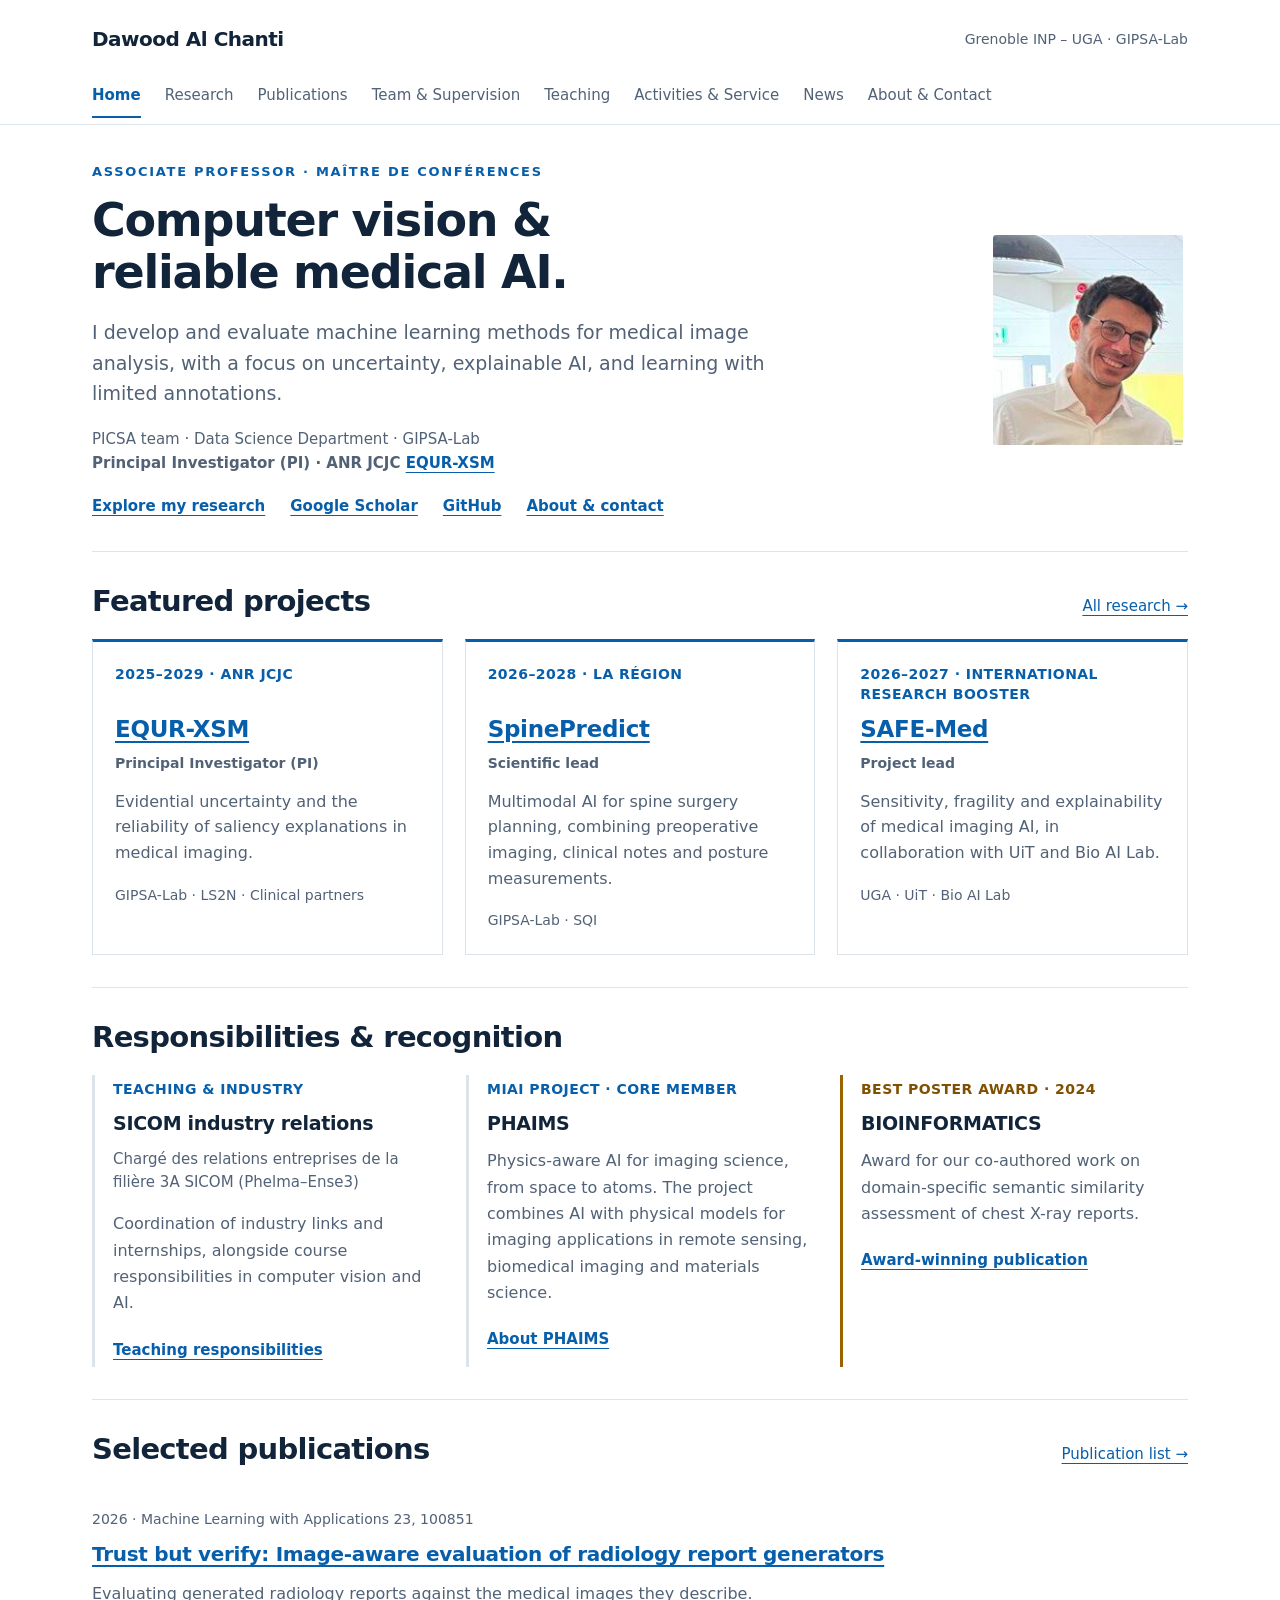
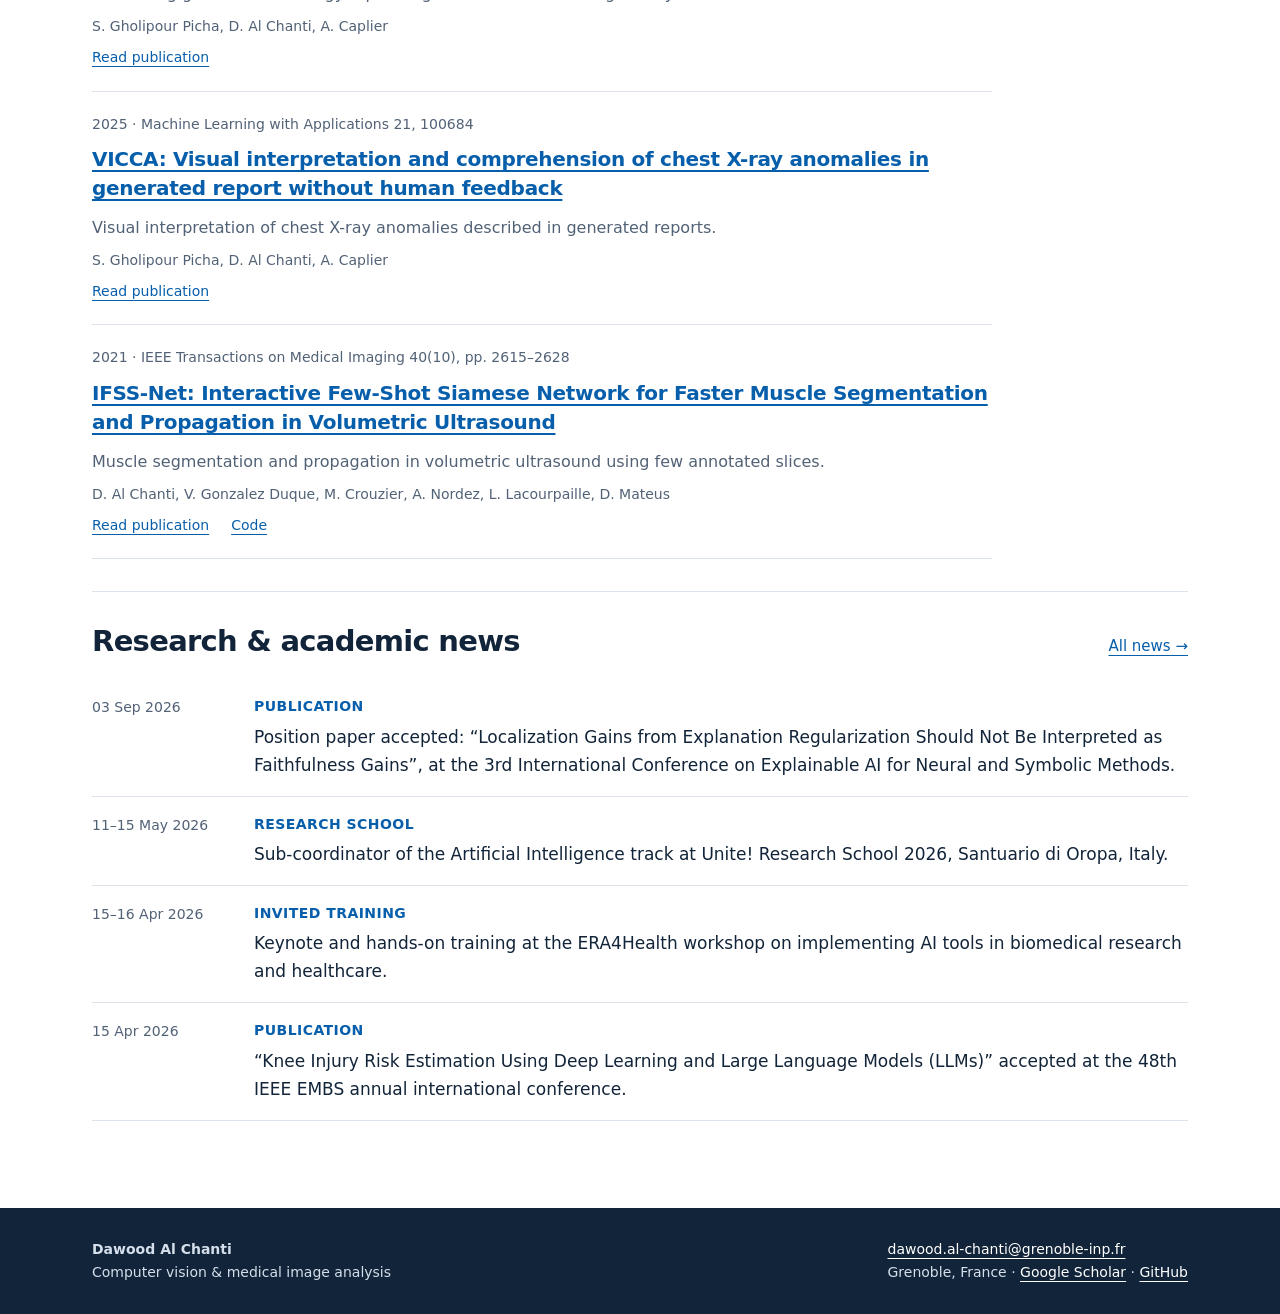
<file: index.html>
<!doctype html><html lang="en"><head><meta charset="utf-8"><meta name="viewport" content="width=device-width,initial-scale=1"><title>Computer vision &amp; medical imaging | Dawood Al Chanti</title><meta name="description" content="Dawood Al Chanti, Associate Professor at Grenoble INP – Phelma and GIPSA-Lab. Research in medical imaging, uncertainty quantification and explainable AI."><meta name="theme-color" content="#122439"><link rel="stylesheet" href="assets/style.css?v=20260910-3"><script type="application/ld+json">{"@context": "https://schema.org", "@type": "Person", "name": "Dawood Al Chanti", "jobTitle": "Associate Professor", "affiliation": {"@type": "Organization", "name": "Grenoble INP \u2013 Phelma / GIPSA-Lab"}, "sameAs": ["https://scholar.google.fr/citations?user=osXo54QAAAAJ&hl=en", "https://github.com/DawoodChanti"]}</script><link rel="canonical" href="https://dawoodchanti.github.io/"></head><body><a class="skip" href="#main">Skip to content</a><header><div class="wrap mast"><a class="brand" href="index.html">Dawood Al Chanti</a><span class="affiliation">Grenoble INP – UGA · GIPSA-Lab</span></div><nav class="wrap main-nav" aria-label="Main navigation"><a href="index.html" aria-current="page">Home</a><a href="research.html">Research</a><a href="publications.html">Publications</a><a href="people.html">Team &amp; Supervision</a><a href="teaching.html">Teaching</a><a href="service.html">Activities &amp; Service</a><a href="news.html">News</a><a href="about.html">About & Contact</a></nav></header><main tabindex="-1" id="main" class="wrap"><section class="hero"><div><p class="eyebrow">Associate Professor · Maître de conférences</p><h1>Computer vision &<br>reliable medical AI.</h1><p class="lead">I develop and evaluate machine learning methods for medical image analysis, with a focus on uncertainty, explainable AI, and learning with limited annotations.</p><p class="hero-affiliation">PICSA team · Data Science Department · GIPSA-Lab<br><strong>Principal Investigator (PI) · ANR JCJC <a href="https://dawoodchanti.github.io/anr-jcjc-equr-xsm/index.html">EQUR-XSM</a></strong></p><div class="links"><a href="research.html">Explore my research</a><a href="https://scholar.google.fr/citations?user=osXo54QAAAAJ&amp;hl=en">Google Scholar</a><a href="https://github.com/DawoodChanti">GitHub</a><a href="about.html">About & contact</a></div></div><img class="portrait" src="assets/portrait.jpg" alt="Dawood Al Chanti" width="210" height="250"></section><section class="section"><div class="section-head"><h2>Featured projects</h2><a href="research.html">All research →</a></div><div class="grid"><article class="card"><span class="tag">2025–2029 · ANR JCJC</span><h3><a href="https://dawoodchanti.github.io/anr-jcjc-equr-xsm/index.html">EQUR-XSM</a></h3><span class="role-label">Principal Investigator (PI)</span><p>Evidential uncertainty and the reliability of saliency explanations in medical imaging.</p><div class="meta">GIPSA-Lab · LS2N · Clinical partners</div></article><article class="card"><span class="tag">2026–2028 · La Région</span><h3><a href="research.html#spinepredict">SpinePredict</a></h3><span class="role-label">Scientific lead</span><p>Multimodal AI for spine surgery planning, combining preoperative imaging, clinical notes and posture measurements.</p><div class="meta">GIPSA-Lab · SQI</div></article><article class="card"><span class="tag">2026–2027 · International Research Booster</span><h3><a href="research.html#safe-med">SAFE-Med</a></h3><span class="role-label">Project lead</span><p>Sensitivity, fragility and explainability of medical imaging AI, in collaboration with UiT and Bio AI Lab.</p><div class="meta">UGA · UiT · Bio AI Lab</div></article></div></section><section class="section" id="highlights"><div class="section-head"><h2>Responsibilities & recognition</h2></div><div class="highlights"><article><span class="tag">Teaching & industry</span><h3>SICOM industry relations</h3><p lang="fr">Chargé des relations entreprises de la filière 3A SICOM (Phelma–Ense3)</p><p>Coordination of industry links and internships, alongside course responsibilities in computer vision and AI.</p><a href="teaching.html#responsibilities">Teaching responsibilities</a></article><article><span class="tag">MIAI project · Core member</span><h3>PHAIMS</h3><p>Physics-aware AI for imaging science, from space to atoms. The project combines AI with physical models for imaging applications in remote sensing, biomedical imaging and materials science.</p><a href="research.html#phaims">About PHAIMS</a></article><article class="recognition"><span class="tag">Best Poster Award · 2024</span><h3>BIOINFORMATICS</h3><p>Award for our co-authored work on domain-specific semantic similarity assessment of chest X-ray reports.</p><a href="publications.html#year-2024">Award-winning publication</a></article></div></section><section class="section"><div class="section-head"><h2>Selected publications</h2><a href="publications.html">Publication list →</a></div><article class="publication"><span class="pub-meta">2026 · Machine Learning with Applications 23, 100851</span><h3><a href="https://doi.org/10.1016/j.mlwa.2026.100851">Trust but verify: Image-aware evaluation of radiology report generators</a></h3><p class="contribution">Evaluating generated radiology reports against the medical images they describe.</p><p class="meta">S. Gholipour Picha, D. Al Chanti, A. Caplier</p><div class="pub-links"><a href="https://doi.org/10.1016/j.mlwa.2026.100851" aria-label="Read Trust but verify: Image-aware evaluation of radiology report generators">Read publication</a></div></article><article class="publication"><span class="pub-meta">2025 · Machine Learning with Applications 21, 100684</span><h3><a href="https://doi.org/10.1016/j.mlwa.2025.100684">VICCA: Visual interpretation and comprehension of chest X-ray anomalies in generated report without human feedback</a></h3><p class="contribution">Visual interpretation of chest X-ray anomalies described in generated reports.</p><p class="meta">S. Gholipour Picha, D. Al Chanti, A. Caplier</p><div class="pub-links"><a href="https://doi.org/10.1016/j.mlwa.2025.100684" aria-label="Read VICCA: Visual interpretation and comprehension of chest X-ray anomalies in generated report without human feedback">Read publication</a></div></article><article class="publication"><span class="pub-meta">2021 · IEEE Transactions on Medical Imaging 40(10), pp. 2615–2628</span><h3><a href="https://doi.org/10.1109/TMI.2021.3058303">IFSS-Net: Interactive Few-Shot Siamese Network for Faster Muscle Segmentation and Propagation in Volumetric Ultrasound</a></h3><p class="contribution">Muscle segmentation and propagation in volumetric ultrasound using few annotated slices.</p><p class="meta">D. Al Chanti, V. Gonzalez Duque, M. Crouzier, A. Nordez, L. Lacourpaille, D. Mateus</p><div class="pub-links"><a href="https://doi.org/10.1109/TMI.2021.3058303" aria-label="Read IFSS-Net: Interactive Few-Shot Siamese Network for Faster Muscle Segmentation and Propagation in Volumetric Ultrasound">Read publication</a><a href="https://github.com/DawoodChanti/IFSS-Net">Code</a></div></article></section><section class="section" id="news"><div class="section-head"><h2>Research & academic news</h2><a href="news.html">All news →</a></div><article class="news-row"><time datetime="2026-09-03">03 Sep 2026</time><div><span class="tag">Publication</span><p>Position paper accepted: “Localization Gains from Explanation Regularization Should Not Be Interpreted as Faithfulness Gains”, at the 3rd International Conference on Explainable AI for Neural and Symbolic Methods.</p></div></article><article class="news-row"><time datetime="2026-05-11">11–15 May 2026</time><div><span class="tag">Research school</span><p>Sub-coordinator of the Artificial Intelligence track at Unite! Research School 2026, Santuario di Oropa, Italy.</p></div></article><article class="news-row"><time datetime="2026-04-15">15–16 Apr 2026</time><div><span class="tag">Invited training</span><p>Keynote and hands-on training at the ERA4Health workshop on implementing AI tools in biomedical research and healthcare.</p></div></article><article class="news-row"><time datetime="2026-04-15">15 Apr 2026</time><div><span class="tag">Publication</span><p>“Knee Injury Risk Estimation Using Deep Learning and Large Language Models (LLMs)” accepted at the 48th IEEE EMBS annual international conference.</p></div></article></section></main><footer><div class="wrap footer-inner"><div><strong>Dawood Al Chanti</strong><br>Computer vision & medical image analysis</div><div><a href="mailto:dawood.al-chanti@grenoble-inp.fr">dawood.al-chanti@grenoble-inp.fr</a><br>Grenoble, France · <a href="https://scholar.google.fr/citations?user=osXo54QAAAAJ&amp;hl=en">Google Scholar</a> · <a href="https://github.com/DawoodChanti">GitHub</a></div></div></footer></body></html>
</file>
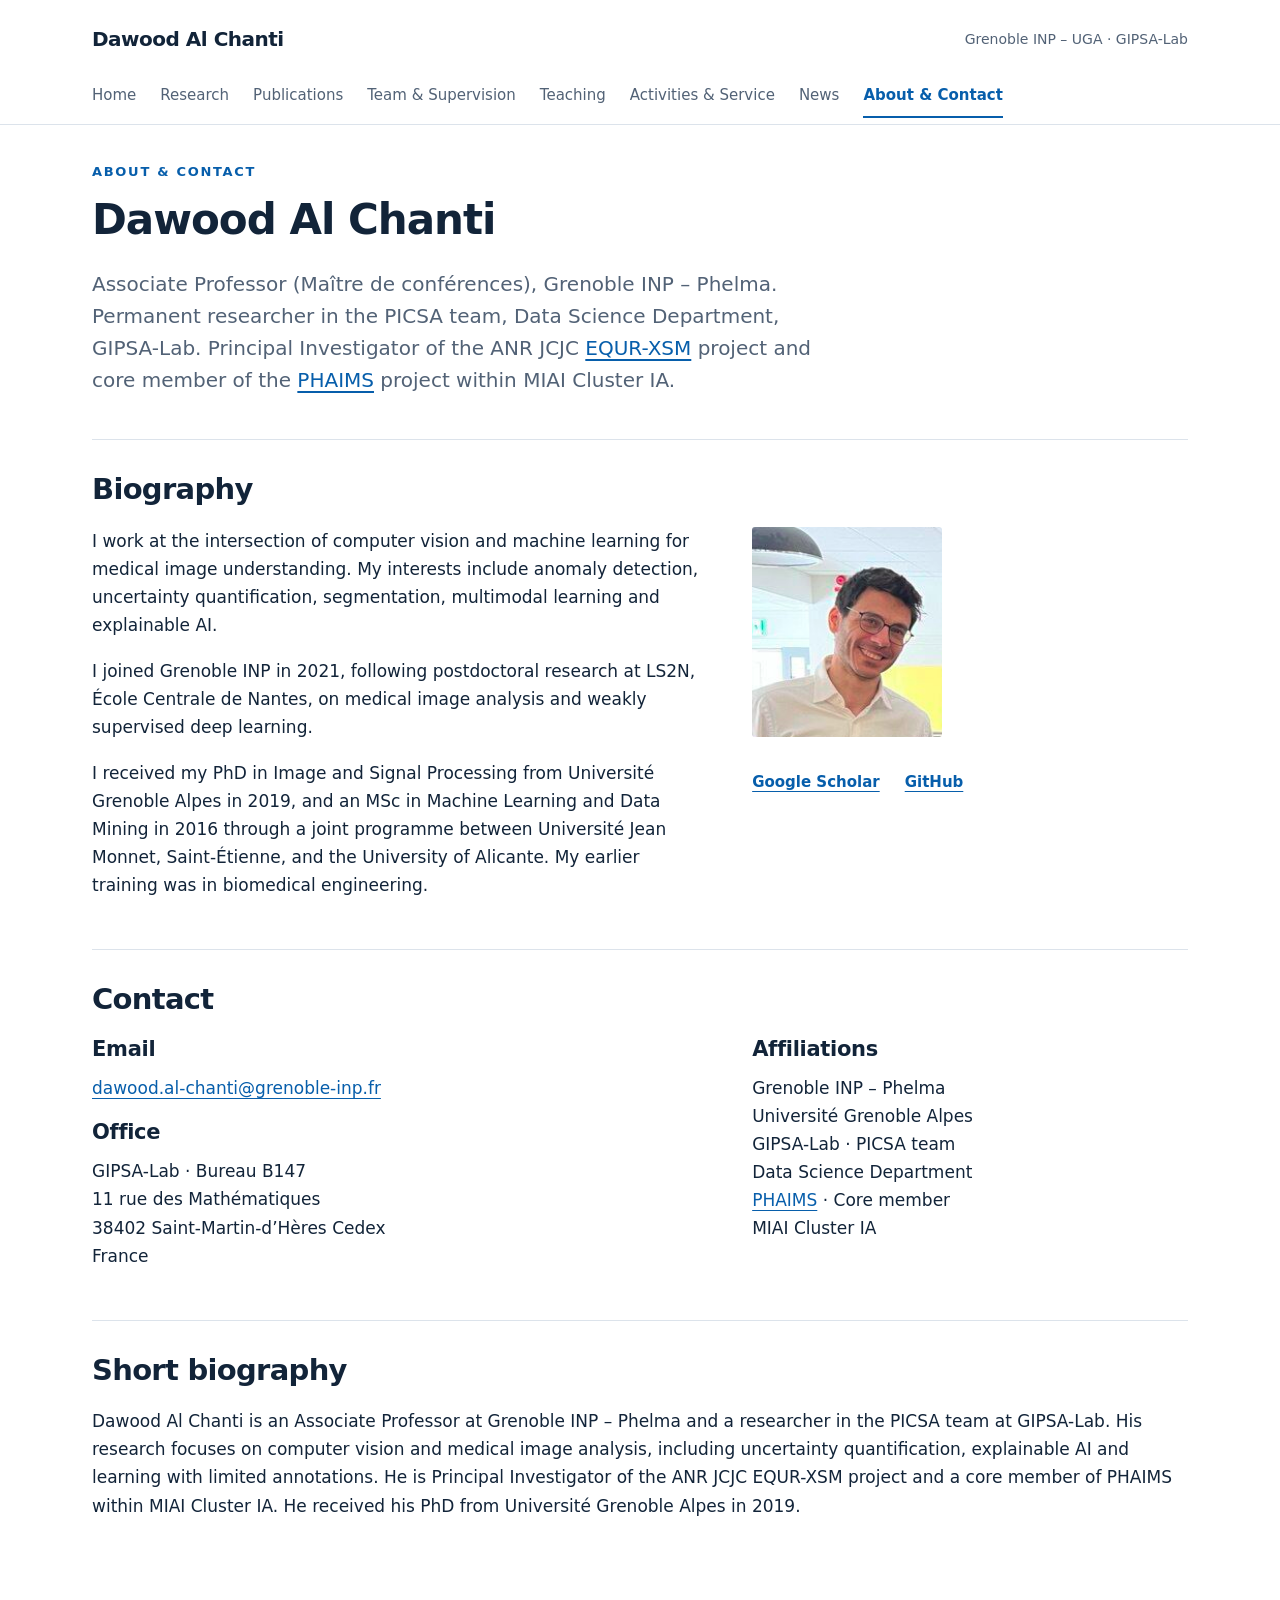
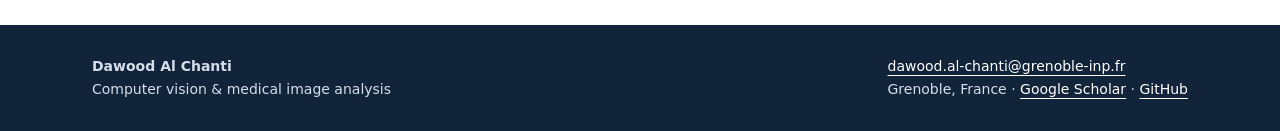
<file: about.html>
<!doctype html><html lang="en"><head><meta charset="utf-8"><meta name="viewport" content="width=device-width,initial-scale=1"><title>About &amp; contact | Dawood Al Chanti</title><meta name="description" content="Biography and professional contact information for Dawood Al Chanti, Associate Professor at Grenoble INP – Phelma."><meta name="theme-color" content="#122439"><link rel="stylesheet" href="assets/style.css?v=20260910-3"><script type="application/ld+json">{"@context": "https://schema.org", "@type": "Person", "name": "Dawood Al Chanti", "jobTitle": "Associate Professor", "affiliation": {"@type": "Organization", "name": "Grenoble INP \u2013 Phelma / GIPSA-Lab"}, "sameAs": ["https://scholar.google.fr/citations?user=osXo54QAAAAJ&hl=en", "https://github.com/DawoodChanti"]}</script><link rel="canonical" href="https://dawoodchanti.github.io/about.html"></head><body><a class="skip" href="#main">Skip to content</a><header><div class="wrap mast"><a class="brand" href="index.html">Dawood Al Chanti</a><span class="affiliation">Grenoble INP – UGA · GIPSA-Lab</span></div><nav class="wrap main-nav" aria-label="Main navigation"><a href="index.html">Home</a><a href="research.html">Research</a><a href="publications.html">Publications</a><a href="people.html">Team &amp; Supervision</a><a href="teaching.html">Teaching</a><a href="service.html">Activities &amp; Service</a><a href="news.html">News</a><a href="about.html" aria-current="page">About & Contact</a></nav></header><main tabindex="-1" id="main" class="wrap"><div class="page-head"><p class="eyebrow">About & contact</p><h1>Dawood Al Chanti</h1><p class="lead">Associate Professor (Maître de conférences), Grenoble INP – Phelma. Permanent researcher in the PICSA team, Data Science Department, GIPSA-Lab. Principal Investigator of the ANR JCJC <a href="https://dawoodchanti.github.io/anr-jcjc-equr-xsm/index.html">EQUR-XSM</a> project and core member of the <a href="https://miai-cluster.univ-grenoble-alpes.fr/chairs-/phaims-physics-aware-ai-for-imaging-science-from-space-to-atoms-1641665.kjsp?RH=1697728359000">PHAIMS</a> project within MIAI Cluster IA.</p></div><section class="section"><div class="section-head"><h2>Biography</h2></div><div class="two-col"><div><p>I work at the intersection of computer vision and machine learning for medical image understanding. My interests include anomaly detection, uncertainty quantification, segmentation, multimodal learning and explainable AI.</p><p>I joined Grenoble INP in 2021, following postdoctoral research at LS2N, École Centrale de Nantes, on medical image analysis and weakly supervised deep learning.</p><p>I received my PhD in Image and Signal Processing from Université Grenoble Alpes in 2019, and an MSc in Machine Learning and Data Mining in 2016 through a joint programme between Université Jean Monnet, Saint-Étienne, and the University of Alicante. My earlier training was in biomedical engineering.</p></div><div><img class="portrait" src="assets/portrait.jpg" alt="Dawood Al Chanti" width="210" height="250"><div class="links"><a href="https://scholar.google.fr/citations?user=osXo54QAAAAJ&amp;hl=en">Google Scholar</a><a href="https://github.com/DawoodChanti">GitHub</a></div></div></div></section><section class="section"><div class="section-head"><h2>Contact</h2></div><div class="two-col"><div><h3>Email</h3><p><a href="mailto:dawood.al-chanti@grenoble-inp.fr">dawood.al-chanti@grenoble-inp.fr</a></p><h3>Office</h3><p>GIPSA-Lab · Bureau B147<br>11 rue des Mathématiques<br>38402 Saint-Martin-d’Hères Cedex<br>France</p></div><div><h3>Affiliations</h3><p>Grenoble INP – Phelma<br>Université Grenoble Alpes<br>GIPSA-Lab · PICSA team<br>Data Science Department<br><a href="https://miai-cluster.univ-grenoble-alpes.fr/chairs-/phaims-physics-aware-ai-for-imaging-science-from-space-to-atoms-1641665.kjsp?RH=1697728359000">PHAIMS</a> · Core member<br>MIAI Cluster IA</p></div></div></section><section class="section" id="short-bio"><div class="section-head"><h2>Short biography</h2></div><p>Dawood Al Chanti is an Associate Professor at Grenoble INP – Phelma and a researcher in the PICSA team at GIPSA-Lab. His research focuses on computer vision and medical image analysis, including uncertainty quantification, explainable AI and learning with limited annotations. He is Principal Investigator of the ANR JCJC EQUR-XSM project and a core member of PHAIMS within MIAI Cluster IA. He received his PhD from Université Grenoble Alpes in 2019.</p></section></main><footer><div class="wrap footer-inner"><div><strong>Dawood Al Chanti</strong><br>Computer vision & medical image analysis</div><div><a href="mailto:dawood.al-chanti@grenoble-inp.fr">dawood.al-chanti@grenoble-inp.fr</a><br>Grenoble, France · <a href="https://scholar.google.fr/citations?user=osXo54QAAAAJ&amp;hl=en">Google Scholar</a> · <a href="https://github.com/DawoodChanti">GitHub</a></div></div></footer></body></html>
</file>
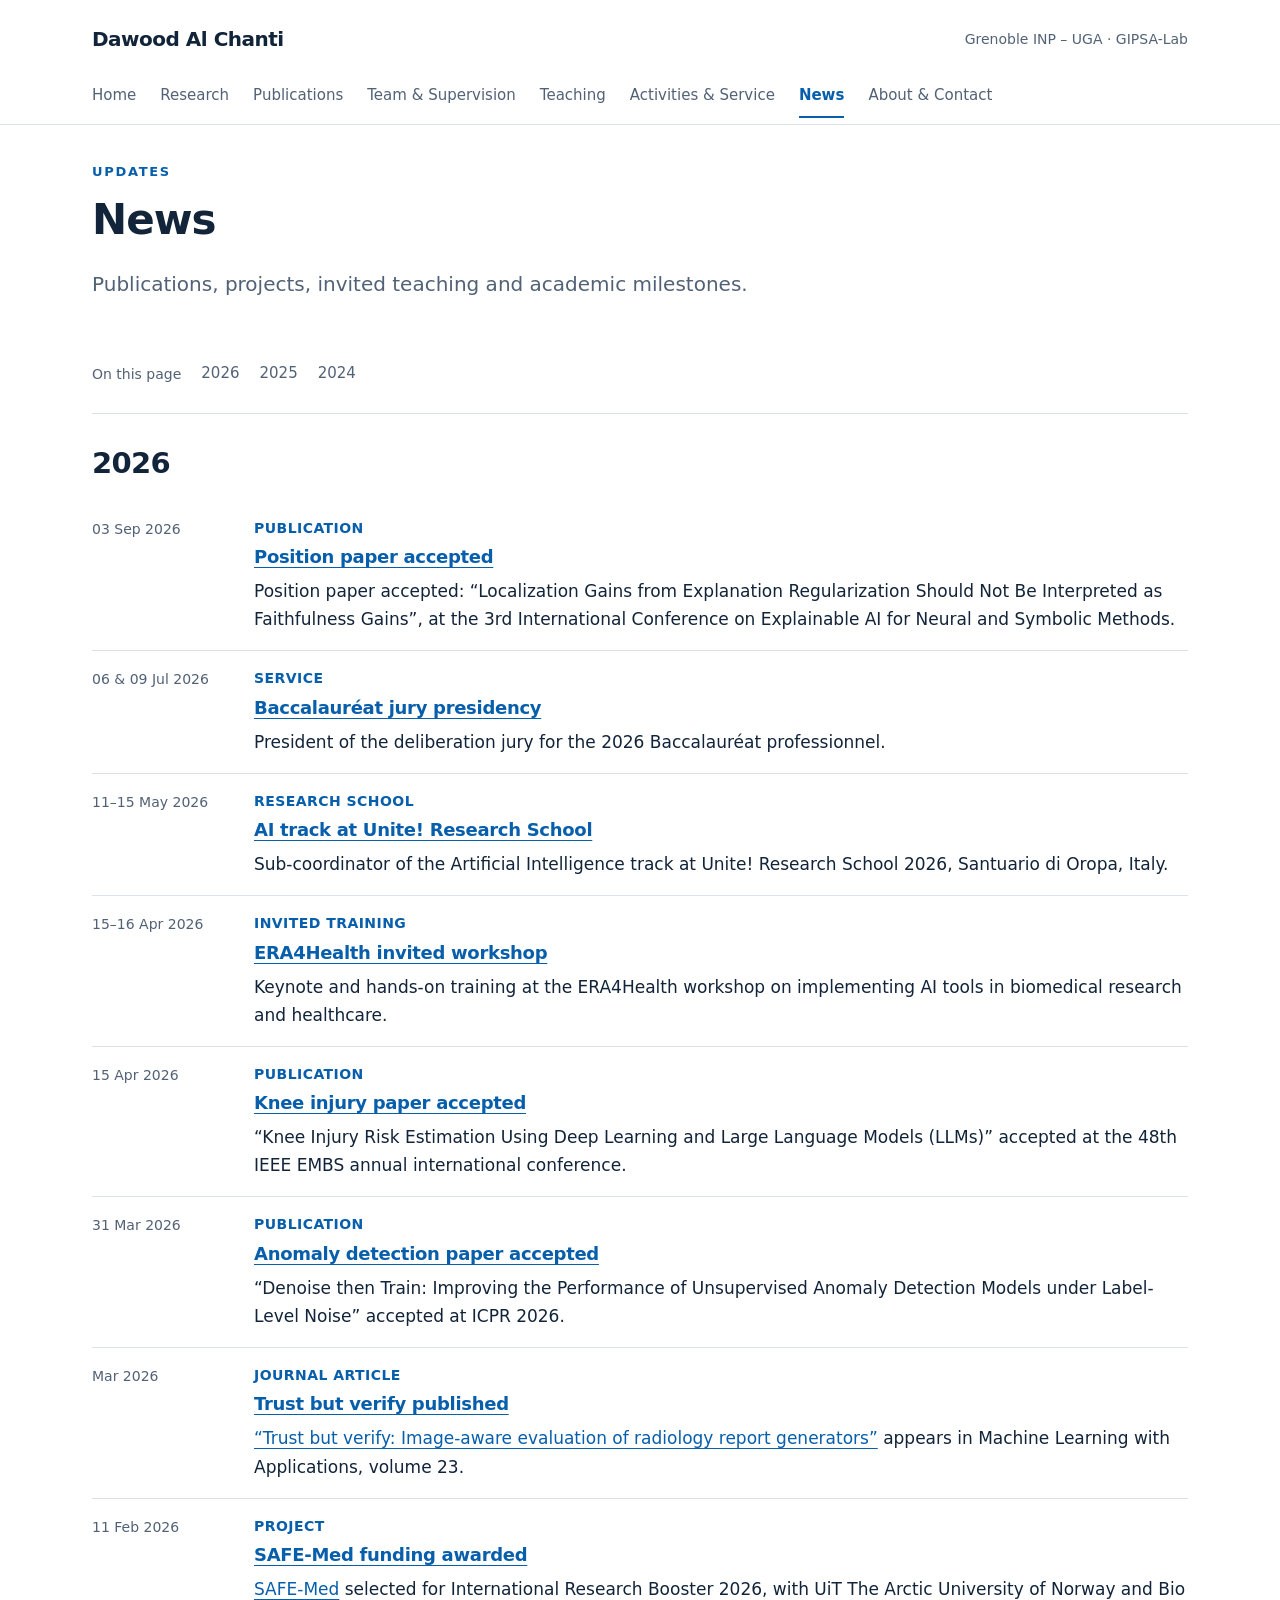
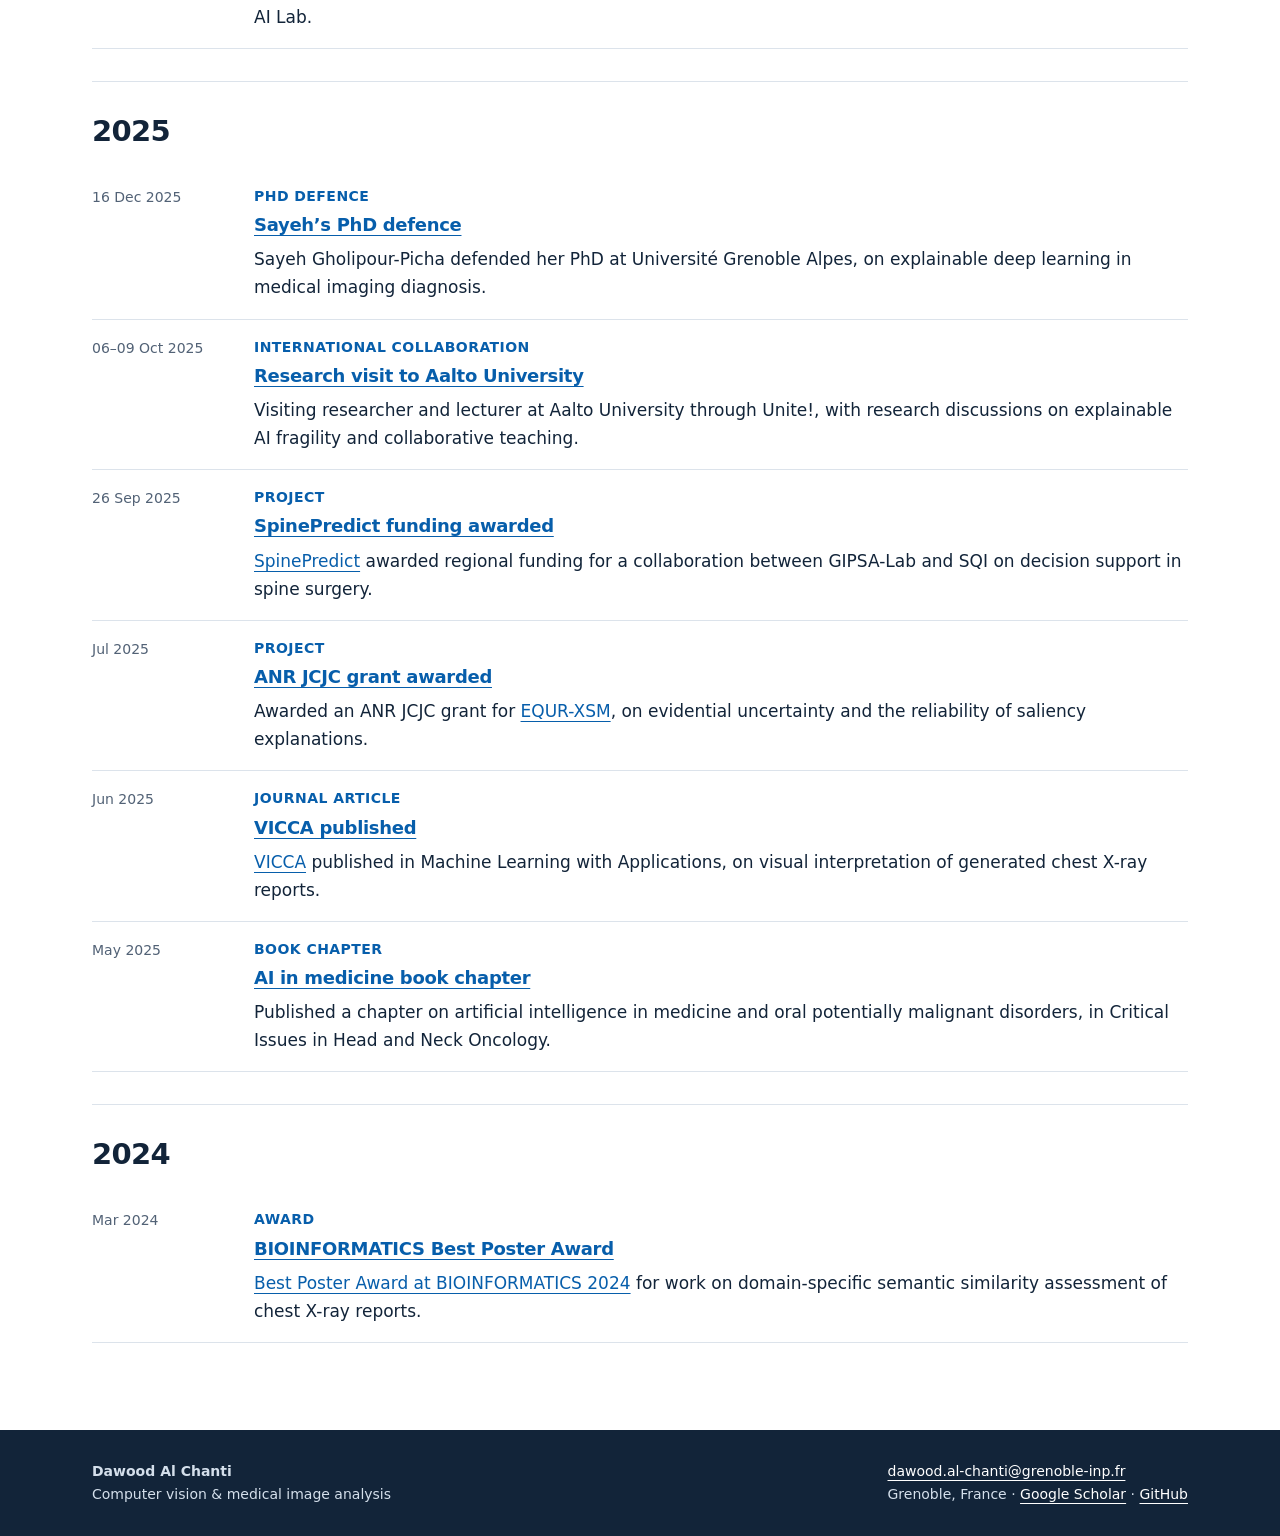
<file: news.html>
<!doctype html><html lang="en"><head><meta charset="utf-8"><meta name="viewport" content="width=device-width,initial-scale=1"><title>News | Dawood Al Chanti</title><meta name="description" content="Recent news and an archive of research and academic activities from Dawood Al Chanti."><meta name="theme-color" content="#122439"><link rel="stylesheet" href="assets/style.css?v=20260910-3"><script type="application/ld+json">{"@context": "https://schema.org", "@type": "Person", "name": "Dawood Al Chanti", "jobTitle": "Associate Professor", "affiliation": {"@type": "Organization", "name": "Grenoble INP \u2013 Phelma / GIPSA-Lab"}, "sameAs": ["https://scholar.google.fr/citations?user=osXo54QAAAAJ&hl=en", "https://github.com/DawoodChanti"]}</script><link rel="canonical" href="https://dawoodchanti.github.io/news.html"></head><body><a class="skip" href="#main">Skip to content</a><header><div class="wrap mast"><a class="brand" href="index.html">Dawood Al Chanti</a><span class="affiliation">Grenoble INP – UGA · GIPSA-Lab</span></div><nav class="wrap main-nav" aria-label="Main navigation"><a href="index.html">Home</a><a href="research.html">Research</a><a href="publications.html">Publications</a><a href="people.html">Team &amp; Supervision</a><a href="teaching.html">Teaching</a><a href="service.html">Activities &amp; Service</a><a href="news.html" aria-current="page">News</a><a href="about.html">About & Contact</a></nav></header><main tabindex="-1" id="main" class="wrap"><div class="page-head"><p class="eyebrow">Updates</p><h1>News</h1><p class="lead">Publications, projects, invited teaching and academic milestones.</p></div><nav class="page-nav" aria-label="On this page"><span>On this page</span><a href="#year-2026">2026</a><a href="#year-2025">2025</a><a href="#year-2024">2024</a></nav><section class="section" id="year-2026"><div class="section-head"><h2>2026</h2></div><article class="news-row"><time datetime="2026-09-03">03 Sep 2026</time><div><span class="tag">Publication</span><h3><a href="publications.html#accepted">Position paper accepted</a></h3><p>Position paper accepted: “Localization Gains from Explanation Regularization Should Not Be Interpreted as Faithfulness Gains”, at the 3rd International Conference on Explainable AI for Neural and Symbolic Methods.</p></div></article><article class="news-row"><time datetime="2026-07-09">06 & 09 Jul 2026</time><div><span class="tag">Service</span><h3><a href="service.html#recent">Baccalauréat jury presidency</a></h3><p>President of the deliberation jury for the 2026 Baccalauréat professionnel.</p></div></article><article class="news-row"><time datetime="2026-05-11">11–15 May 2026</time><div><span class="tag">Research school</span><h3><a href="service.html#invited">AI track at Unite! Research School</a></h3><p>Sub-coordinator of the Artificial Intelligence track at Unite! Research School 2026, Santuario di Oropa, Italy.</p></div></article><article class="news-row"><time datetime="2026-04-15">15–16 Apr 2026</time><div><span class="tag">Invited training</span><h3><a href="service.html#invited">ERA4Health invited workshop</a></h3><p>Keynote and hands-on training at the ERA4Health workshop on implementing AI tools in biomedical research and healthcare.</p></div></article><article class="news-row"><time datetime="2026-04-15">15 Apr 2026</time><div><span class="tag">Publication</span><h3><a href="publications.html#accepted">Knee injury paper accepted</a></h3><p>“Knee Injury Risk Estimation Using Deep Learning and Large Language Models (LLMs)” accepted at the 48th IEEE EMBS annual international conference.</p></div></article><article class="news-row"><time datetime="2026-03-31">31 Mar 2026</time><div><span class="tag">Publication</span><h3><a href="publications.html#accepted">Anomaly detection paper accepted</a></h3><p>“Denoise then Train: Improving the Performance of Unsupervised Anomaly Detection Models under Label-Level Noise” accepted at ICPR 2026.</p></div></article><article class="news-row"><time datetime="2026-03">Mar 2026</time><div><span class="tag">Journal article</span><h3><a href="publications.html#year-2026">Trust but verify published</a></h3><p><a href="https://doi.org/10.1016/j.mlwa.2026.100851">“Trust but verify: Image-aware evaluation of radiology report generators”</a> appears in Machine Learning with Applications, volume 23.</p></div></article><article class="news-row"><time datetime="2026-02-11">11 Feb 2026</time><div><span class="tag">Project</span><h3><a href="research.html#safe-med">SAFE-Med funding awarded</a></h3><p><a href="research.html#safe-med">SAFE-Med</a> selected for International Research Booster 2026, with UiT The Arctic University of Norway and Bio AI Lab.</p></div></article></section><section class="section" id="year-2025"><div class="section-head"><h2>2025</h2></div><article class="news-row"><time datetime="2025-12-16">16 Dec 2025</time><div><span class="tag">PhD defence</span><h3><a href="people.html#defended">Sayeh’s PhD defence</a></h3><p>Sayeh Gholipour-Picha defended her PhD at Université Grenoble Alpes, on explainable deep learning in medical imaging diagnosis.</p></div></article><article class="news-row"><time datetime="2025-10-06">06–09 Oct 2025</time><div><span class="tag">International collaboration</span><h3><a href="service.html#visits">Research visit to Aalto University</a></h3><p>Visiting researcher and lecturer at Aalto University through Unite!, with research discussions on explainable AI fragility and collaborative teaching.</p></div></article><article class="news-row"><time datetime="2025-09-26">26 Sep 2025</time><div><span class="tag">Project</span><h3><a href="research.html#spinepredict">SpinePredict funding awarded</a></h3><p><a href="research.html#spinepredict">SpinePredict</a> awarded regional funding for a collaboration between GIPSA-Lab and SQI on decision support in spine surgery.</p></div></article><article class="news-row"><time datetime="2025-07">Jul 2025</time><div><span class="tag">Project</span><h3><a href="research.html#equr-xsm">ANR JCJC grant awarded</a></h3><p>Awarded an ANR JCJC grant for <a href="https://dawoodchanti.github.io/anr-jcjc-equr-xsm/index.html">EQUR-XSM</a>, on evidential uncertainty and the reliability of saliency explanations.</p></div></article><article class="news-row"><time datetime="2025-06">Jun 2025</time><div><span class="tag">Journal article</span><h3><a href="publications.html#year-2025">VICCA published</a></h3><p><a href="https://doi.org/10.1016/j.mlwa.2025.100684">VICCA</a> published in Machine Learning with Applications, on visual interpretation of generated chest X-ray reports.</p></div></article><article class="news-row"><time datetime="2025-05">May 2025</time><div><span class="tag">Book chapter</span><h3><a href="publications.html#year-2025">AI in medicine book chapter</a></h3><p>Published a chapter on artificial intelligence in medicine and oral potentially malignant disorders, in Critical Issues in Head and Neck Oncology.</p></div></article></section><section class="section" id="year-2024"><div class="section-head"><h2>2024</h2></div><article class="news-row"><time datetime="2024-03">Mar 2024</time><div><span class="tag">Award</span><h3><a href="publications.html#year-2024">BIOINFORMATICS Best Poster Award</a></h3><p><a href="publications.html#year-2024">Best Poster Award at BIOINFORMATICS 2024</a> for work on domain-specific semantic similarity assessment of chest X-ray reports.</p></div></article></section></main><footer><div class="wrap footer-inner"><div><strong>Dawood Al Chanti</strong><br>Computer vision & medical image analysis</div><div><a href="mailto:dawood.al-chanti@grenoble-inp.fr">dawood.al-chanti@grenoble-inp.fr</a><br>Grenoble, France · <a href="https://scholar.google.fr/citations?user=osXo54QAAAAJ&amp;hl=en">Google Scholar</a> · <a href="https://github.com/DawoodChanti">GitHub</a></div></div></footer></body></html>
</file>
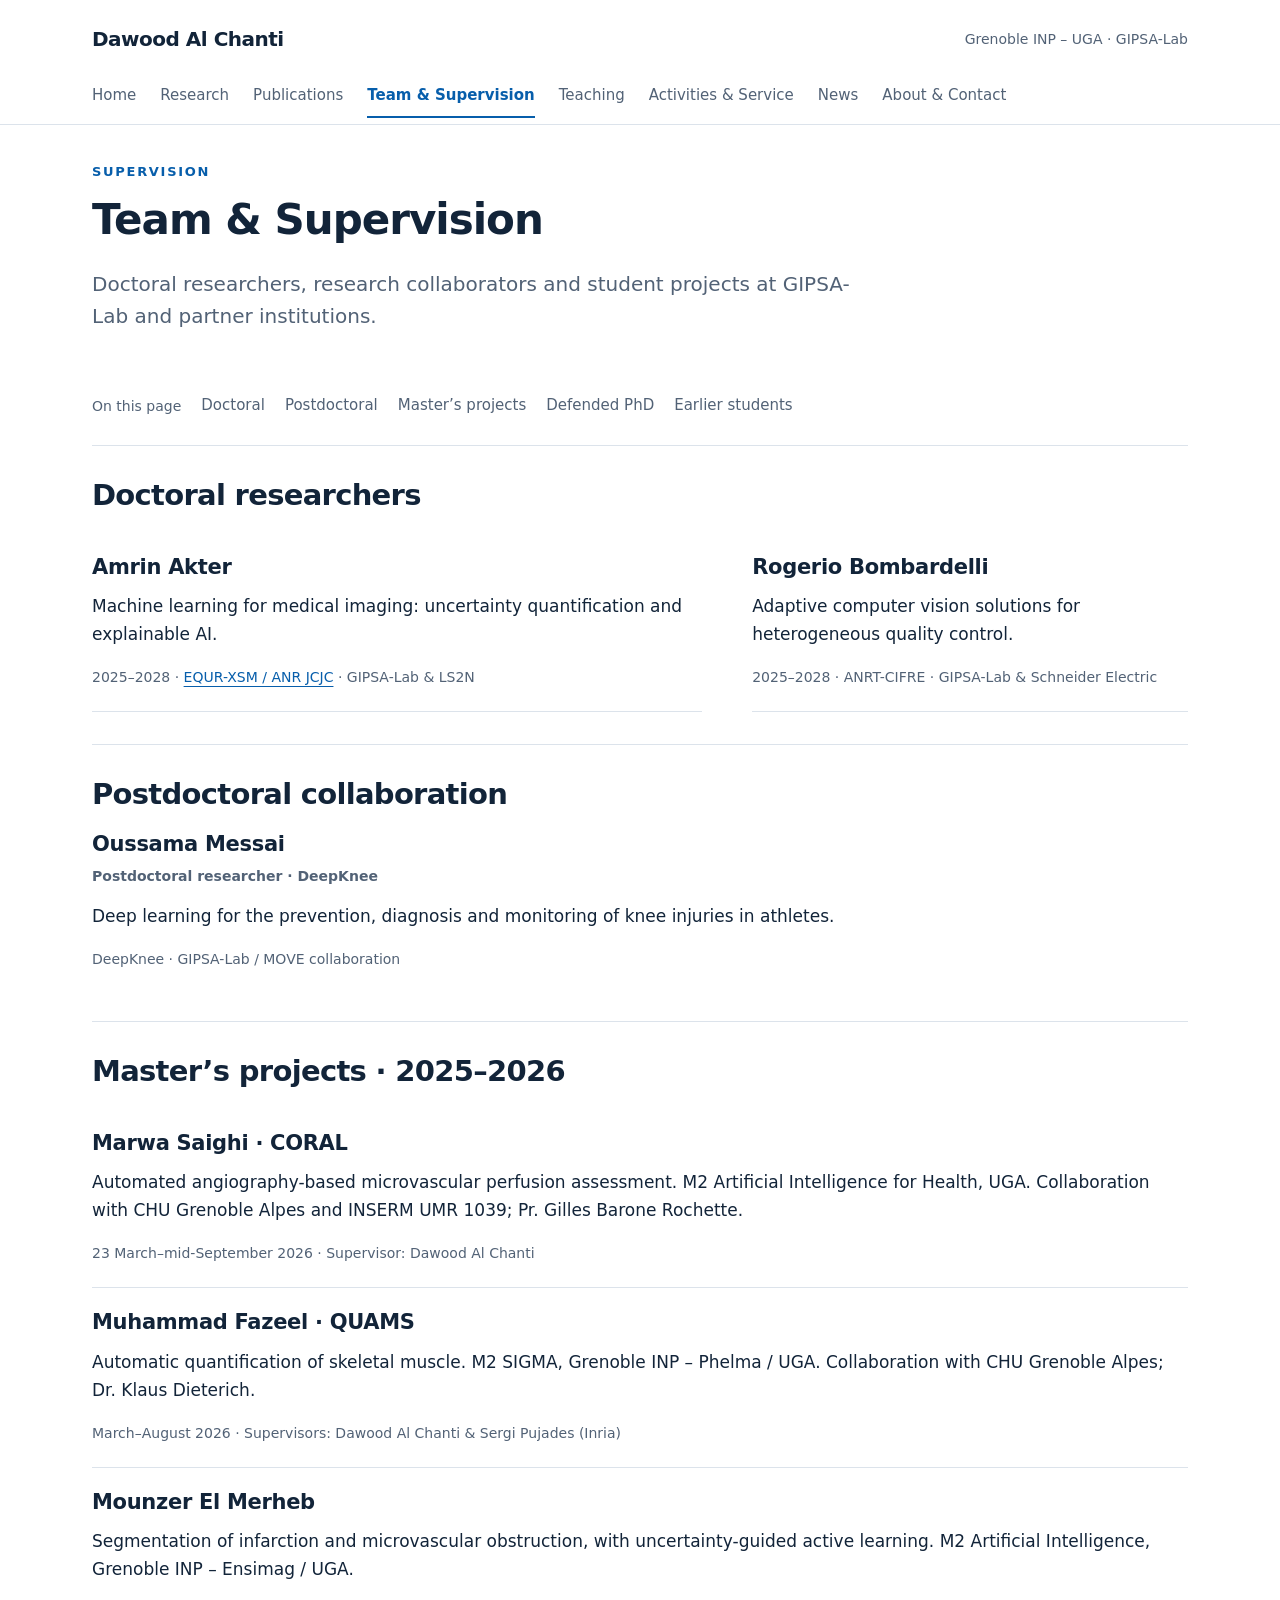
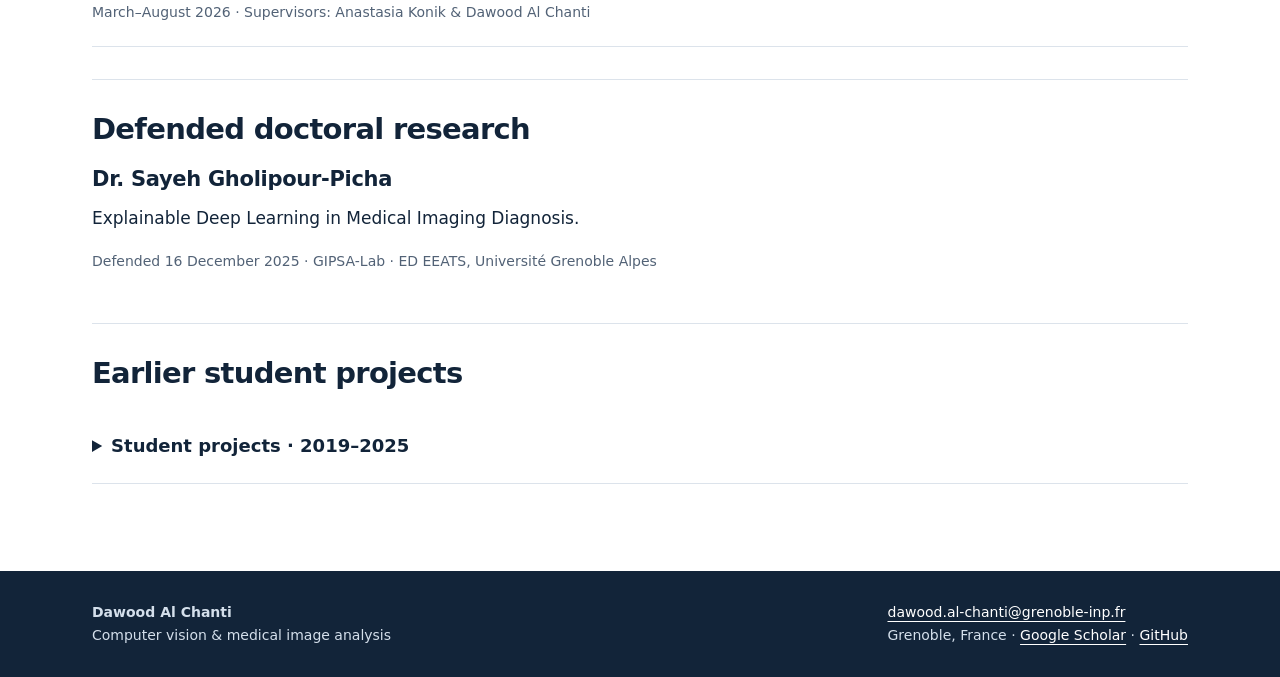
<file: people.html>
<!doctype html><html lang="en"><head><meta charset="utf-8"><meta name="viewport" content="width=device-width,initial-scale=1"><title>Team &amp; Supervision | Dawood Al Chanti</title><meta name="description" content="Doctoral supervision, postdoctoral collaboration and master’s research projects with Dawood Al Chanti."><meta name="theme-color" content="#122439"><link rel="stylesheet" href="assets/style.css?v=20260910-3"><script type="application/ld+json">{"@context": "https://schema.org", "@type": "Person", "name": "Dawood Al Chanti", "jobTitle": "Associate Professor", "affiliation": {"@type": "Organization", "name": "Grenoble INP \u2013 Phelma / GIPSA-Lab"}, "sameAs": ["https://scholar.google.fr/citations?user=osXo54QAAAAJ&hl=en", "https://github.com/DawoodChanti"]}</script><link rel="canonical" href="https://dawoodchanti.github.io/people.html"></head><body><a class="skip" href="#main">Skip to content</a><header><div class="wrap mast"><a class="brand" href="index.html">Dawood Al Chanti</a><span class="affiliation">Grenoble INP – UGA · GIPSA-Lab</span></div><nav class="wrap main-nav" aria-label="Main navigation"><a href="index.html">Home</a><a href="research.html">Research</a><a href="publications.html">Publications</a><a href="people.html" aria-current="page">Team &amp; Supervision</a><a href="teaching.html">Teaching</a><a href="service.html">Activities &amp; Service</a><a href="news.html">News</a><a href="about.html">About & Contact</a></nav></header><main tabindex="-1" id="main" class="wrap"><div class="page-head"><p class="eyebrow">Supervision</p><h1>Team &amp; Supervision</h1><p class="lead">Doctoral researchers, research collaborators and student projects at GIPSA-Lab and partner institutions.</p></div><nav class="page-nav" aria-label="On this page"><span>On this page</span><a href="#doctoral">Doctoral</a><a href="#postdoctoral">Postdoctoral</a><a href="#masters">Master’s projects</a><a href="#defended">Defended PhD</a><a href="#alumni">Earlier students</a></nav><section class="section" id="doctoral"><div class="section-head"><h2>Doctoral researchers</h2></div><div class="two-col stack"><article><h3>Amrin Akter</h3><p>Machine learning for medical imaging: uncertainty quantification and explainable AI.</p><p class="meta">2025–2028 · <a href="https://dawoodchanti.github.io/anr-jcjc-equr-xsm/index.html">EQUR-XSM / ANR JCJC</a> · GIPSA-Lab & LS2N</p></article><article><h3>Rogerio Bombardelli</h3><p>Adaptive computer vision solutions for heterogeneous quality control.</p><p class="meta">2025–2028 · ANRT-CIFRE · GIPSA-Lab & Schneider Electric</p></article></div></section><section class="section" id="postdoctoral"><div class="section-head"><h2>Postdoctoral collaboration</h2></div><article><h3>Oussama Messai</h3><span class="role-label">Postdoctoral researcher · DeepKnee</span><p>Deep learning for the prevention, diagnosis and monitoring of knee injuries in athletes.</p><p class="meta">DeepKnee · GIPSA-Lab / MOVE collaboration</p></article></section><section class="section" id="masters"><div class="section-head"><h2>Master’s projects · 2025–2026</h2></div><div class="stack"><article><h3>Marwa Saighi · CORAL</h3><p>Automated angiography-based microvascular perfusion assessment. M2 Artificial Intelligence for Health, UGA. Collaboration with CHU Grenoble Alpes and INSERM UMR 1039; Pr. Gilles Barone Rochette.</p><p class="meta">23 March–mid-September 2026 · Supervisor: Dawood Al Chanti</p></article><article><h3>Muhammad Fazeel · QUAMS</h3><p>Automatic quantification of skeletal muscle. M2 SIGMA, Grenoble INP – Phelma / UGA. Collaboration with CHU Grenoble Alpes; Dr. Klaus Dieterich.</p><p class="meta">March–August 2026 · Supervisors: Dawood Al Chanti & Sergi Pujades (Inria)</p></article><article><h3>Mounzer El Merheb</h3><p>Segmentation of infarction and microvascular obstruction, with uncertainty-guided active learning. M2 Artificial Intelligence, Grenoble INP – Ensimag / UGA.</p><p class="meta">March–August 2026 · Supervisors: Anastasia Konik & Dawood Al Chanti</p></article></div></section><section class="section" id="defended"><div class="section-head"><h2>Defended doctoral research</h2></div><article><h3>Dr. Sayeh Gholipour-Picha</h3><p>Explainable Deep Learning in Medical Imaging Diagnosis.</p><p class="meta">Defended 16 December 2025 · GIPSA-Lab · ED EEATS, Université Grenoble Alpes</p></article></section><section class="section" id="alumni"><div class="section-head"><h2>Earlier student projects</h2></div><details><summary>Student projects · 2019–2025</summary><div><div class="stack"><article><h3>Amrin Akter</h3><p>Quantitative evaluation of saliency-based methods for medical image analysis. M2 TSI, Phelma.</p><p class="meta">2024–2025</p></article><article><h3>Iannis Pereuilhet</h3><p>Explainable AI for medical image analysis. 2A BIOMED, Phelma.</p><p class="meta">2023–2024</p></article><article><h3>Maria Fernandes</h3><p>Guided semi-supervised learning with uncertainty measurement. Ense3.</p><p class="meta">2022–2023</p></article><article><h3>Ali Moufid</h3><p>Guided semi-supervised semantic segmentation with uncertainty measurement. Phelma.</p><p class="meta">2021–2022</p></article><article><h3>Samer Saleh</h3><p>Prior image captions for anomaly and semantic scene segmentation. Co-supervision with Kai Wang.</p><p class="meta">2021–2022</p></article><article><h3>Sayeh Gholipour-Picha</h3><p>Does GAN-based image data augmentation provide new information? Main supervisor: Alice Caplier.</p><p class="meta">2021–2022</p></article><article><h3>Zaineb Chiha</h3><p>Deep learning for lower-limb muscle segmentation and reproducible volume quantification. Co-supervision with Diana Mateus, LS2N.</p><p class="meta">2020–2021</p></article><article><h3>Elice Roy Kanjamala</h3><p>Active learning for smart sampling. École Centrale de Nantes / LS2N.</p><p class="meta">2020–2021</p></article><article><h3>Valentin Noel, Giorgi Gelovani & Kai Huang</h3><p>Brain tumour segmentation using image processing and deep learning. École Centrale de Nantes / LS2N.</p><p class="meta">2019–2020</p></article></div></div></details></section></main><footer><div class="wrap footer-inner"><div><strong>Dawood Al Chanti</strong><br>Computer vision & medical image analysis</div><div><a href="mailto:dawood.al-chanti@grenoble-inp.fr">dawood.al-chanti@grenoble-inp.fr</a><br>Grenoble, France · <a href="https://scholar.google.fr/citations?user=osXo54QAAAAJ&amp;hl=en">Google Scholar</a> · <a href="https://github.com/DawoodChanti">GitHub</a></div></div></footer></body></html>
</file>
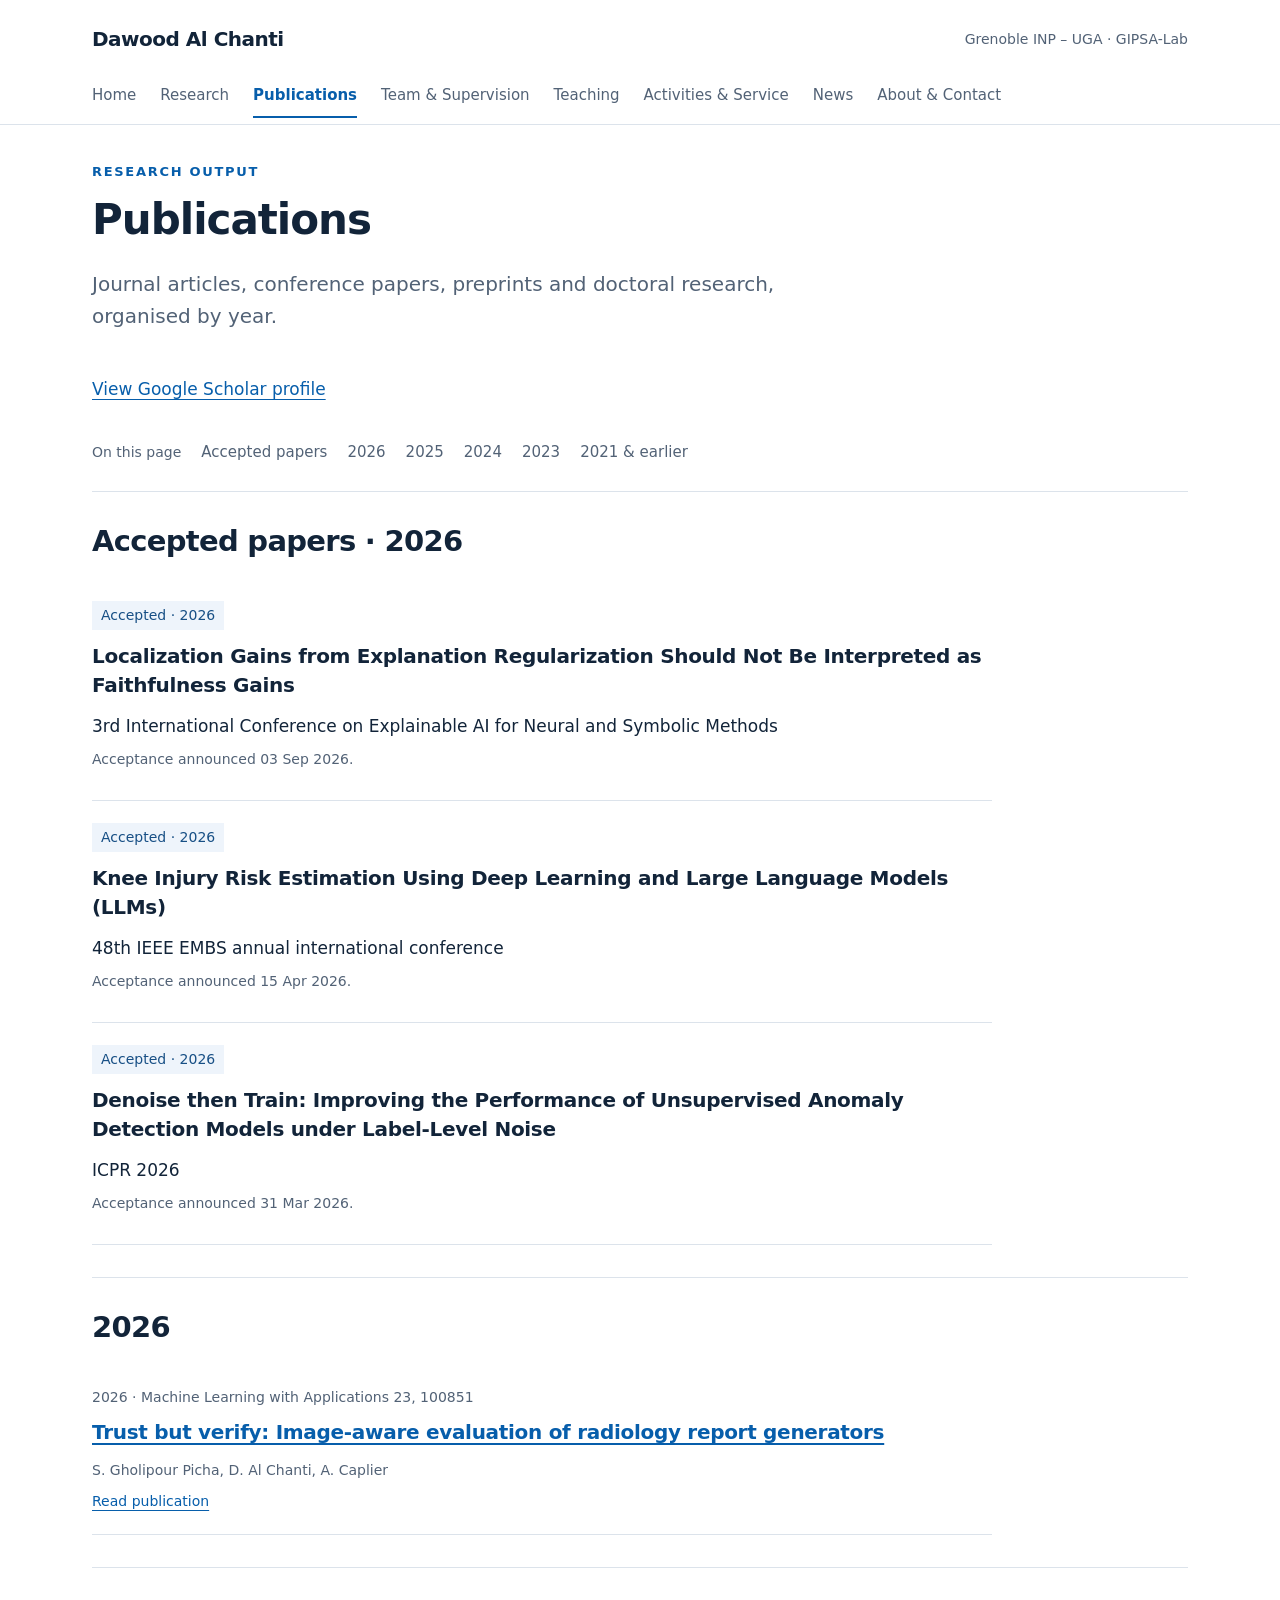
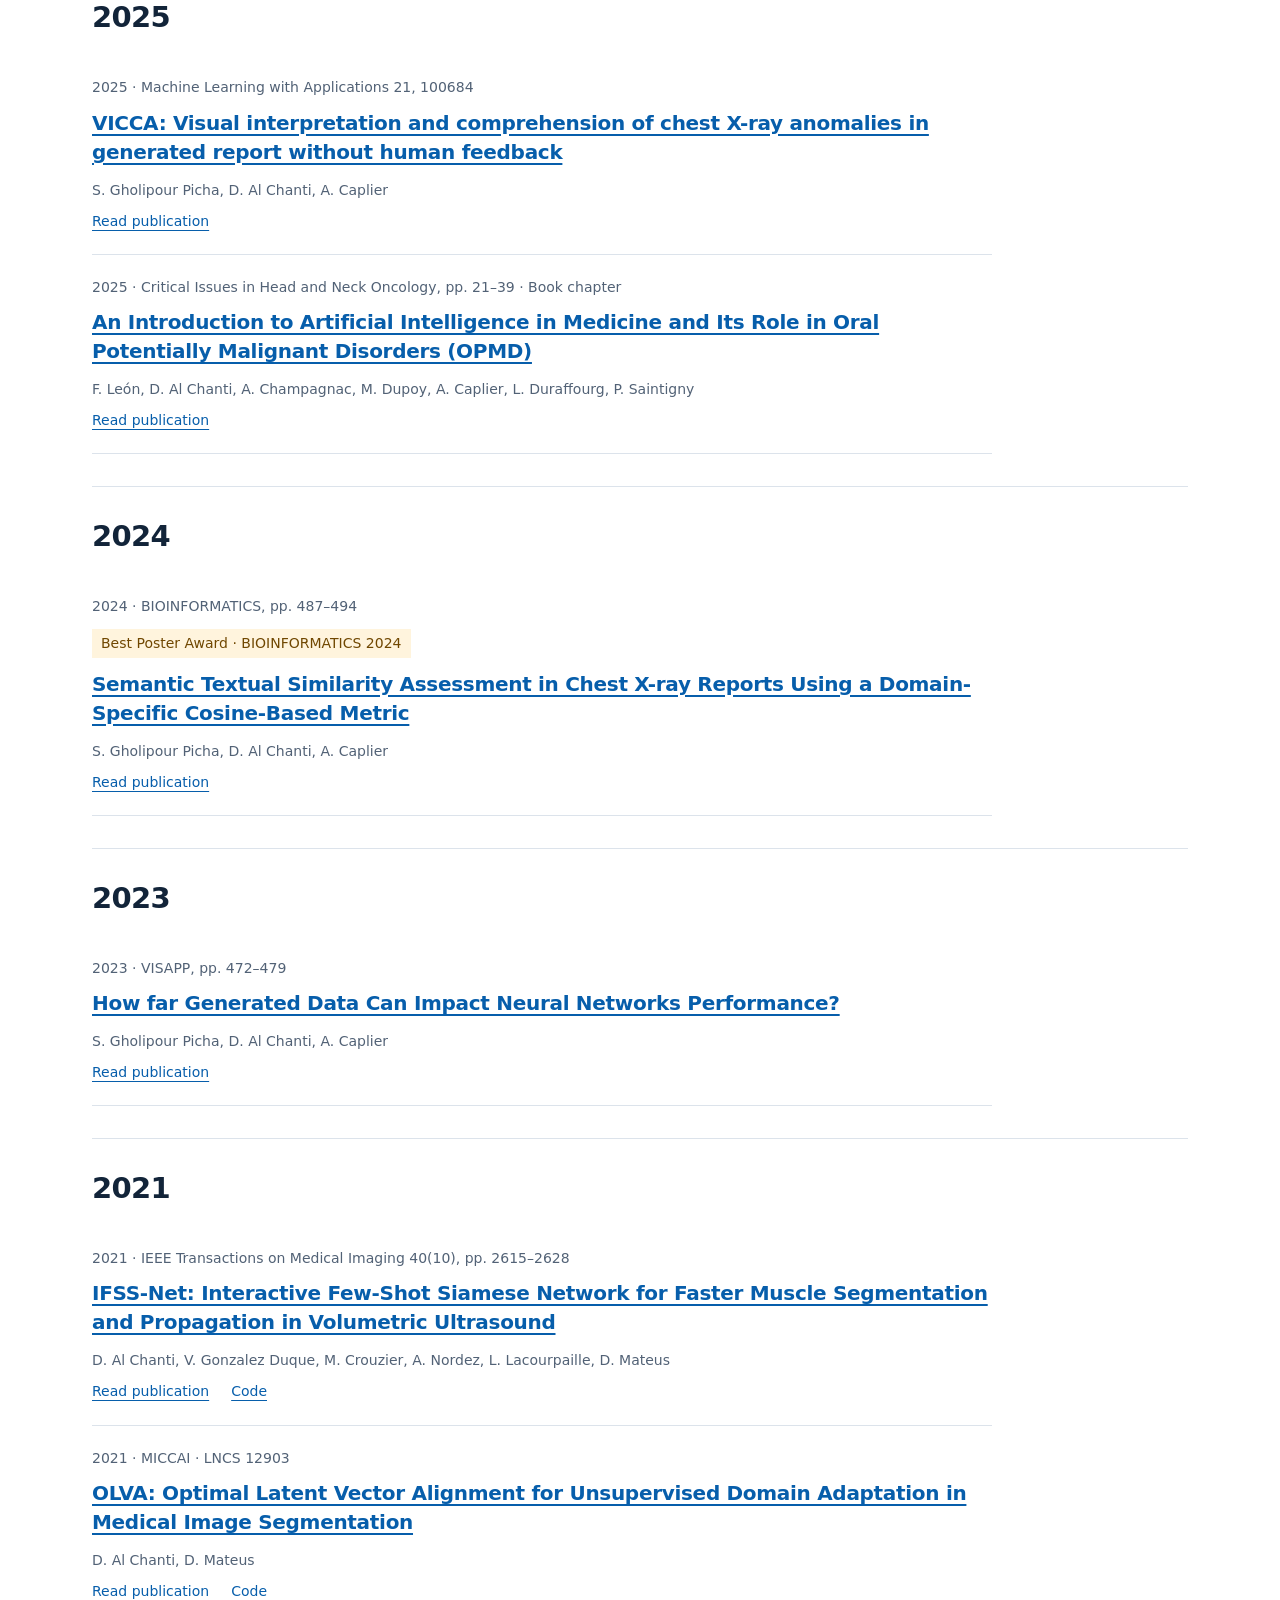
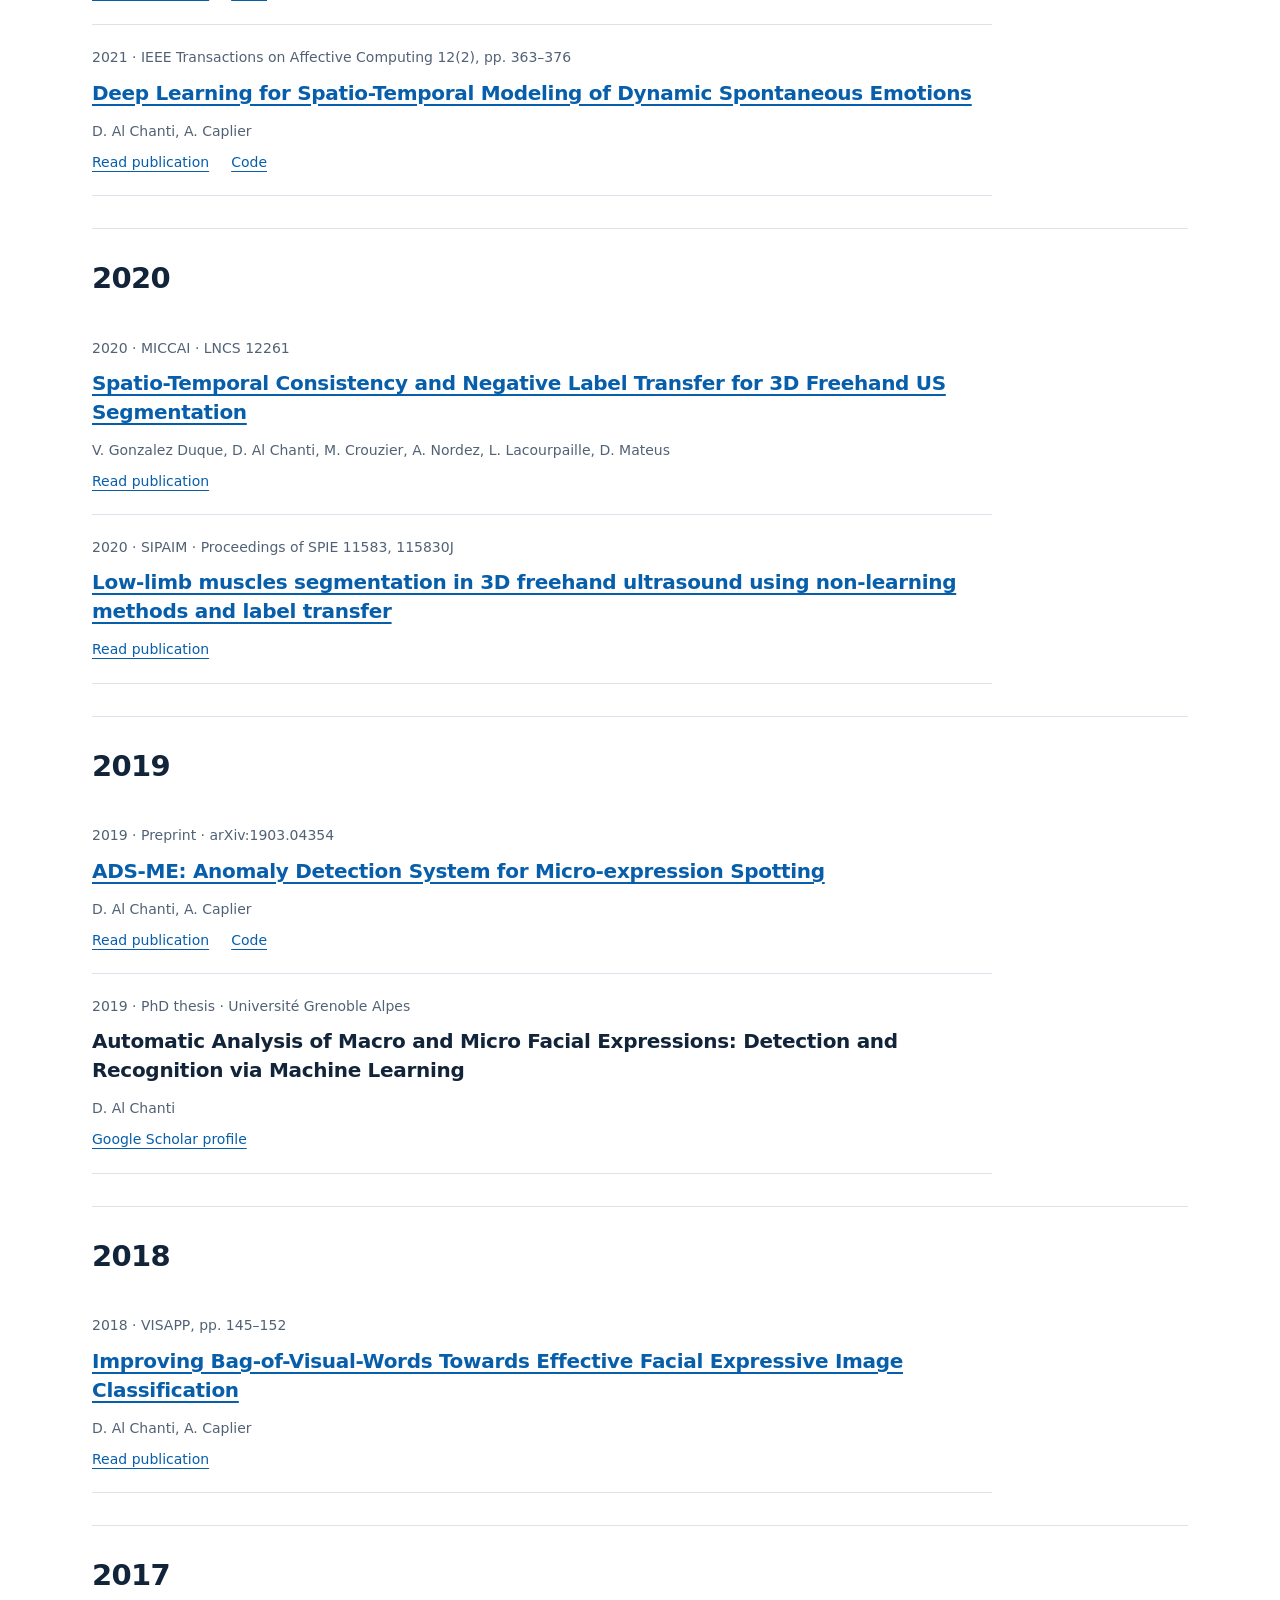
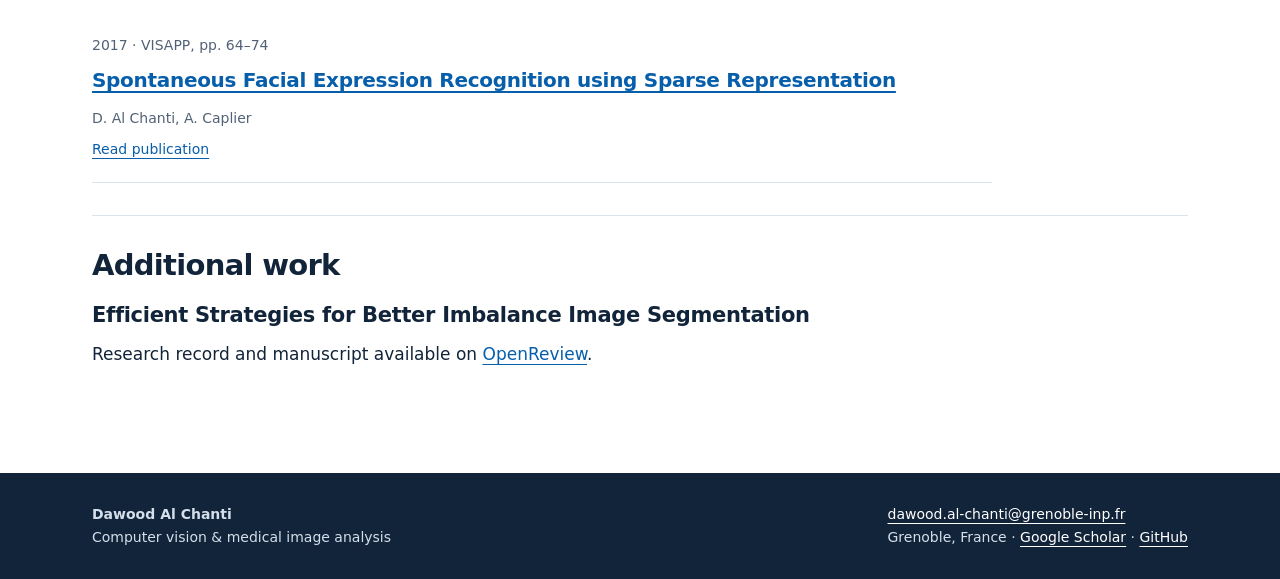
<file: publications.html>
<!doctype html><html lang="en"><head><meta charset="utf-8"><meta name="viewport" content="width=device-width,initial-scale=1"><title>Publications | Dawood Al Chanti</title><meta name="description" content="Publications by Dawood Al Chanti in medical image analysis, explainable AI, domain adaptation and facial expression analysis."><meta name="theme-color" content="#122439"><link rel="stylesheet" href="assets/style.css?v=20260910-3"><script type="application/ld+json">{"@context": "https://schema.org", "@type": "Person", "name": "Dawood Al Chanti", "jobTitle": "Associate Professor", "affiliation": {"@type": "Organization", "name": "Grenoble INP \u2013 Phelma / GIPSA-Lab"}, "sameAs": ["https://scholar.google.fr/citations?user=osXo54QAAAAJ&hl=en", "https://github.com/DawoodChanti"]}</script><link rel="canonical" href="https://dawoodchanti.github.io/publications.html"></head><body><a class="skip" href="#main">Skip to content</a><header><div class="wrap mast"><a class="brand" href="index.html">Dawood Al Chanti</a><span class="affiliation">Grenoble INP – UGA · GIPSA-Lab</span></div><nav class="wrap main-nav" aria-label="Main navigation"><a href="index.html">Home</a><a href="research.html">Research</a><a href="publications.html" aria-current="page">Publications</a><a href="people.html">Team &amp; Supervision</a><a href="teaching.html">Teaching</a><a href="service.html">Activities &amp; Service</a><a href="news.html">News</a><a href="about.html">About & Contact</a></nav></header><main tabindex="-1" id="main" class="wrap"><div class="page-head"><p class="eyebrow">Research output</p><h1>Publications</h1><p class="lead">Journal articles, conference papers, preprints and doctoral research, organised by year.</p></div><p><a href="https://scholar.google.fr/citations?user=osXo54QAAAAJ&amp;hl=en">View Google Scholar profile</a></p><nav class="page-nav" aria-label="On this page"><span>On this page</span><a href="#accepted">Accepted papers</a><a href="#year-2026">2026</a><a href="#year-2025">2025</a><a href="#year-2024">2024</a><a href="#year-2023">2023</a><a href="#year-2021">2021 & earlier</a></nav><section class="section" id="accepted"><div class="section-head"><h2>Accepted papers · 2026</h2></div><article class="publication"><span class="status-label">Accepted · 2026</span><h3>Localization Gains from Explanation Regularization Should Not Be Interpreted as Faithfulness Gains</h3><p>3rd International Conference on Explainable AI for Neural and Symbolic Methods</p><p class="meta">Acceptance announced 03 Sep 2026.</p></article><article class="publication"><span class="status-label">Accepted · 2026</span><h3>Knee Injury Risk Estimation Using Deep Learning and Large Language Models (LLMs)</h3><p>48th IEEE EMBS annual international conference</p><p class="meta">Acceptance announced 15 Apr 2026.</p></article><article class="publication"><span class="status-label">Accepted · 2026</span><h3>Denoise then Train: Improving the Performance of Unsupervised Anomaly Detection Models under Label-Level Noise</h3><p>ICPR 2026</p><p class="meta">Acceptance announced 31 Mar 2026.</p></article></section><section class="section" id="year-2026"><div class="section-head"><h2>2026</h2></div><article class="publication"><span class="pub-meta">2026 · Machine Learning with Applications 23, 100851</span><h3><a href="https://doi.org/10.1016/j.mlwa.2026.100851">Trust but verify: Image-aware evaluation of radiology report generators</a></h3><p class="meta">S. Gholipour Picha, D. Al Chanti, A. Caplier</p><div class="pub-links"><a href="https://doi.org/10.1016/j.mlwa.2026.100851" aria-label="Read Trust but verify: Image-aware evaluation of radiology report generators">Read publication</a></div></article></section><section class="section" id="year-2025"><div class="section-head"><h2>2025</h2></div><article class="publication"><span class="pub-meta">2025 · Machine Learning with Applications 21, 100684</span><h3><a href="https://doi.org/10.1016/j.mlwa.2025.100684">VICCA: Visual interpretation and comprehension of chest X-ray anomalies in generated report without human feedback</a></h3><p class="meta">S. Gholipour Picha, D. Al Chanti, A. Caplier</p><div class="pub-links"><a href="https://doi.org/10.1016/j.mlwa.2025.100684" aria-label="Read VICCA: Visual interpretation and comprehension of chest X-ray anomalies in generated report without human feedback">Read publication</a></div></article><article class="publication"><span class="pub-meta">2025 · Critical Issues in Head and Neck Oncology, pp. 21–39 · Book chapter</span><h3><a href="https://doi.org/10.1007/978-3-031-84539-0_2">An Introduction to Artificial Intelligence in Medicine and Its Role in Oral Potentially Malignant Disorders (OPMD)</a></h3><p class="meta">F. León, D. Al Chanti, A. Champagnac, M. Dupoy, A. Caplier, L. Duraffourg, P. Saintigny</p><div class="pub-links"><a href="https://doi.org/10.1007/978-3-031-84539-0_2" aria-label="Read An Introduction to Artificial Intelligence in Medicine and Its Role in Oral Potentially Malignant Disorders (OPMD)">Read publication</a></div></article></section><section class="section" id="year-2024"><div class="section-head"><h2>2024</h2></div><article class="publication"><span class="pub-meta">2024 · BIOINFORMATICS, pp. 487–494</span><span class="award-label">Best Poster Award · BIOINFORMATICS 2024</span><h3><a href="https://www.scitepress.org/Link.aspx?doi=10.5220/0012429600003657">Semantic Textual Similarity Assessment in Chest X-ray Reports Using a Domain-Specific Cosine-Based Metric</a></h3><p class="meta">S. Gholipour Picha, D. Al Chanti, A. Caplier</p><div class="pub-links"><a href="https://www.scitepress.org/Link.aspx?doi=10.5220/0012429600003657" aria-label="Read Semantic Textual Similarity Assessment in Chest X-ray Reports Using a Domain-Specific Cosine-Based Metric">Read publication</a></div></article></section><section class="section" id="year-2023"><div class="section-head"><h2>2023</h2></div><article class="publication"><span class="pub-meta">2023 · VISAPP, pp. 472–479</span><h3><a href="https://www.scitepress.org/Link.aspx?doi=10.5220/0011629000003417">How far Generated Data Can Impact Neural Networks Performance?</a></h3><p class="meta">S. Gholipour Picha, D. Al Chanti, A. Caplier</p><div class="pub-links"><a href="https://www.scitepress.org/Link.aspx?doi=10.5220/0011629000003417" aria-label="Read How far Generated Data Can Impact Neural Networks Performance?">Read publication</a></div></article></section><section class="section" id="year-2021"><div class="section-head"><h2>2021</h2></div><article class="publication"><span class="pub-meta">2021 · IEEE Transactions on Medical Imaging 40(10), pp. 2615–2628</span><h3><a href="https://doi.org/10.1109/TMI.2021.3058303">IFSS-Net: Interactive Few-Shot Siamese Network for Faster Muscle Segmentation and Propagation in Volumetric Ultrasound</a></h3><p class="meta">D. Al Chanti, V. Gonzalez Duque, M. Crouzier, A. Nordez, L. Lacourpaille, D. Mateus</p><div class="pub-links"><a href="https://doi.org/10.1109/TMI.2021.3058303" aria-label="Read IFSS-Net: Interactive Few-Shot Siamese Network for Faster Muscle Segmentation and Propagation in Volumetric Ultrasound">Read publication</a><a href="https://github.com/DawoodChanti/IFSS-Net">Code</a></div></article><article class="publication"><span class="pub-meta">2021 · MICCAI · LNCS 12903</span><h3><a href="https://doi.org/10.1007/978-3-030-87199-4_25">OLVA: Optimal Latent Vector Alignment for Unsupervised Domain Adaptation in Medical Image Segmentation</a></h3><p class="meta">D. Al Chanti, D. Mateus</p><div class="pub-links"><a href="https://doi.org/10.1007/978-3-030-87199-4_25" aria-label="Read OLVA: Optimal Latent Vector Alignment for Unsupervised Domain Adaptation in Medical Image Segmentation">Read publication</a><a href="https://github.com/DawoodChanti/OLVA">Code</a></div></article><article class="publication"><span class="pub-meta">2021 · IEEE Transactions on Affective Computing 12(2), pp. 363–376</span><h3><a href="https://doi.org/10.1109/TAFFC.2018.2873600">Deep Learning for Spatio-Temporal Modeling of Dynamic Spontaneous Emotions</a></h3><p class="meta">D. Al Chanti, A. Caplier</p><div class="pub-links"><a href="https://doi.org/10.1109/TAFFC.2018.2873600" aria-label="Read Deep Learning for Spatio-Temporal Modeling of Dynamic Spontaneous Emotions">Read publication</a><a href="https://github.com/DawoodChanti/Dynamic_Emotion_Recognition_DL">Code</a></div></article></section><section class="section" id="year-2020"><div class="section-head"><h2>2020</h2></div><article class="publication"><span class="pub-meta">2020 · MICCAI · LNCS 12261</span><h3><a href="https://doi.org/10.1007/978-3-030-59710-8_69">Spatio-Temporal Consistency and Negative Label Transfer for 3D Freehand US Segmentation</a></h3><p class="meta">V. Gonzalez Duque, D. Al Chanti, M. Crouzier, A. Nordez, L. Lacourpaille, D. Mateus</p><div class="pub-links"><a href="https://doi.org/10.1007/978-3-030-59710-8_69" aria-label="Read Spatio-Temporal Consistency and Negative Label Transfer for 3D Freehand US Segmentation">Read publication</a></div></article><article class="publication"><span class="pub-meta">2020 · SIPAIM · Proceedings of SPIE 11583, 115830J</span><h3><a href="https://doi.org/10.1117/12.2575991">Low-limb muscles segmentation in 3D freehand ultrasound using non-learning methods and label transfer</a></h3><div class="pub-links"><a href="https://doi.org/10.1117/12.2575991" aria-label="Read Low-limb muscles segmentation in 3D freehand ultrasound using non-learning methods and label transfer">Read publication</a></div></article></section><section class="section" id="year-2019"><div class="section-head"><h2>2019</h2></div><article class="publication"><span class="pub-meta">2019 · Preprint · arXiv:1903.04354</span><h3><a href="https://arxiv.org/abs/1903.04354">ADS-ME: Anomaly Detection System for Micro-expression Spotting</a></h3><p class="meta">D. Al Chanti, A. Caplier</p><div class="pub-links"><a href="https://arxiv.org/abs/1903.04354" aria-label="Read ADS-ME: Anomaly Detection System for Micro-expression Spotting">Read publication</a><a href="https://github.com/DawoodChanti/Anomaly-Detection-for-Micro-Expressions-Spotting">Code</a></div></article><article class="publication"><span class="pub-meta">2019 · PhD thesis · Université Grenoble Alpes</span><h3>Automatic Analysis of Macro and Micro Facial Expressions: Detection and Recognition via Machine Learning</h3><p class="meta">D. Al Chanti</p><div class="pub-links"><a href="https://scholar.google.fr/citations?user=osXo54QAAAAJ&amp;hl=en" aria-label="View Dawood Al Chanti’s Google Scholar profile">Google Scholar profile</a></div></article></section><section class="section" id="year-2018"><div class="section-head"><h2>2018</h2></div><article class="publication"><span class="pub-meta">2018 · VISAPP, pp. 145–152</span><h3><a href="https://doi.org/10.5220/0006537601450152">Improving Bag-of-Visual-Words Towards Effective Facial Expressive Image Classification</a></h3><p class="meta">D. Al Chanti, A. Caplier</p><div class="pub-links"><a href="https://doi.org/10.5220/0006537601450152" aria-label="Read Improving Bag-of-Visual-Words Towards Effective Facial Expressive Image Classification">Read publication</a></div></article></section><section class="section" id="year-2017"><div class="section-head"><h2>2017</h2></div><article class="publication"><span class="pub-meta">2017 · VISAPP, pp. 64–74</span><h3><a href="https://doi.org/10.5220/0006118000640074">Spontaneous Facial Expression Recognition using Sparse Representation</a></h3><p class="meta">D. Al Chanti, A. Caplier</p><div class="pub-links"><a href="https://doi.org/10.5220/0006118000640074" aria-label="Read Spontaneous Facial Expression Recognition using Sparse Representation">Read publication</a></div></article></section><section class="section"><div class="section-head"><h2>Additional work</h2></div><article><h3>Efficient Strategies for Better Imbalance Image Segmentation</h3><p>Research record and manuscript available on <a href="https://openreview.net/forum?id=8rxLhWltcU">OpenReview</a>.</p></article></section></main><footer><div class="wrap footer-inner"><div><strong>Dawood Al Chanti</strong><br>Computer vision & medical image analysis</div><div><a href="mailto:dawood.al-chanti@grenoble-inp.fr">dawood.al-chanti@grenoble-inp.fr</a><br>Grenoble, France · <a href="https://scholar.google.fr/citations?user=osXo54QAAAAJ&amp;hl=en">Google Scholar</a> · <a href="https://github.com/DawoodChanti">GitHub</a></div></div></footer></body></html>
</file>
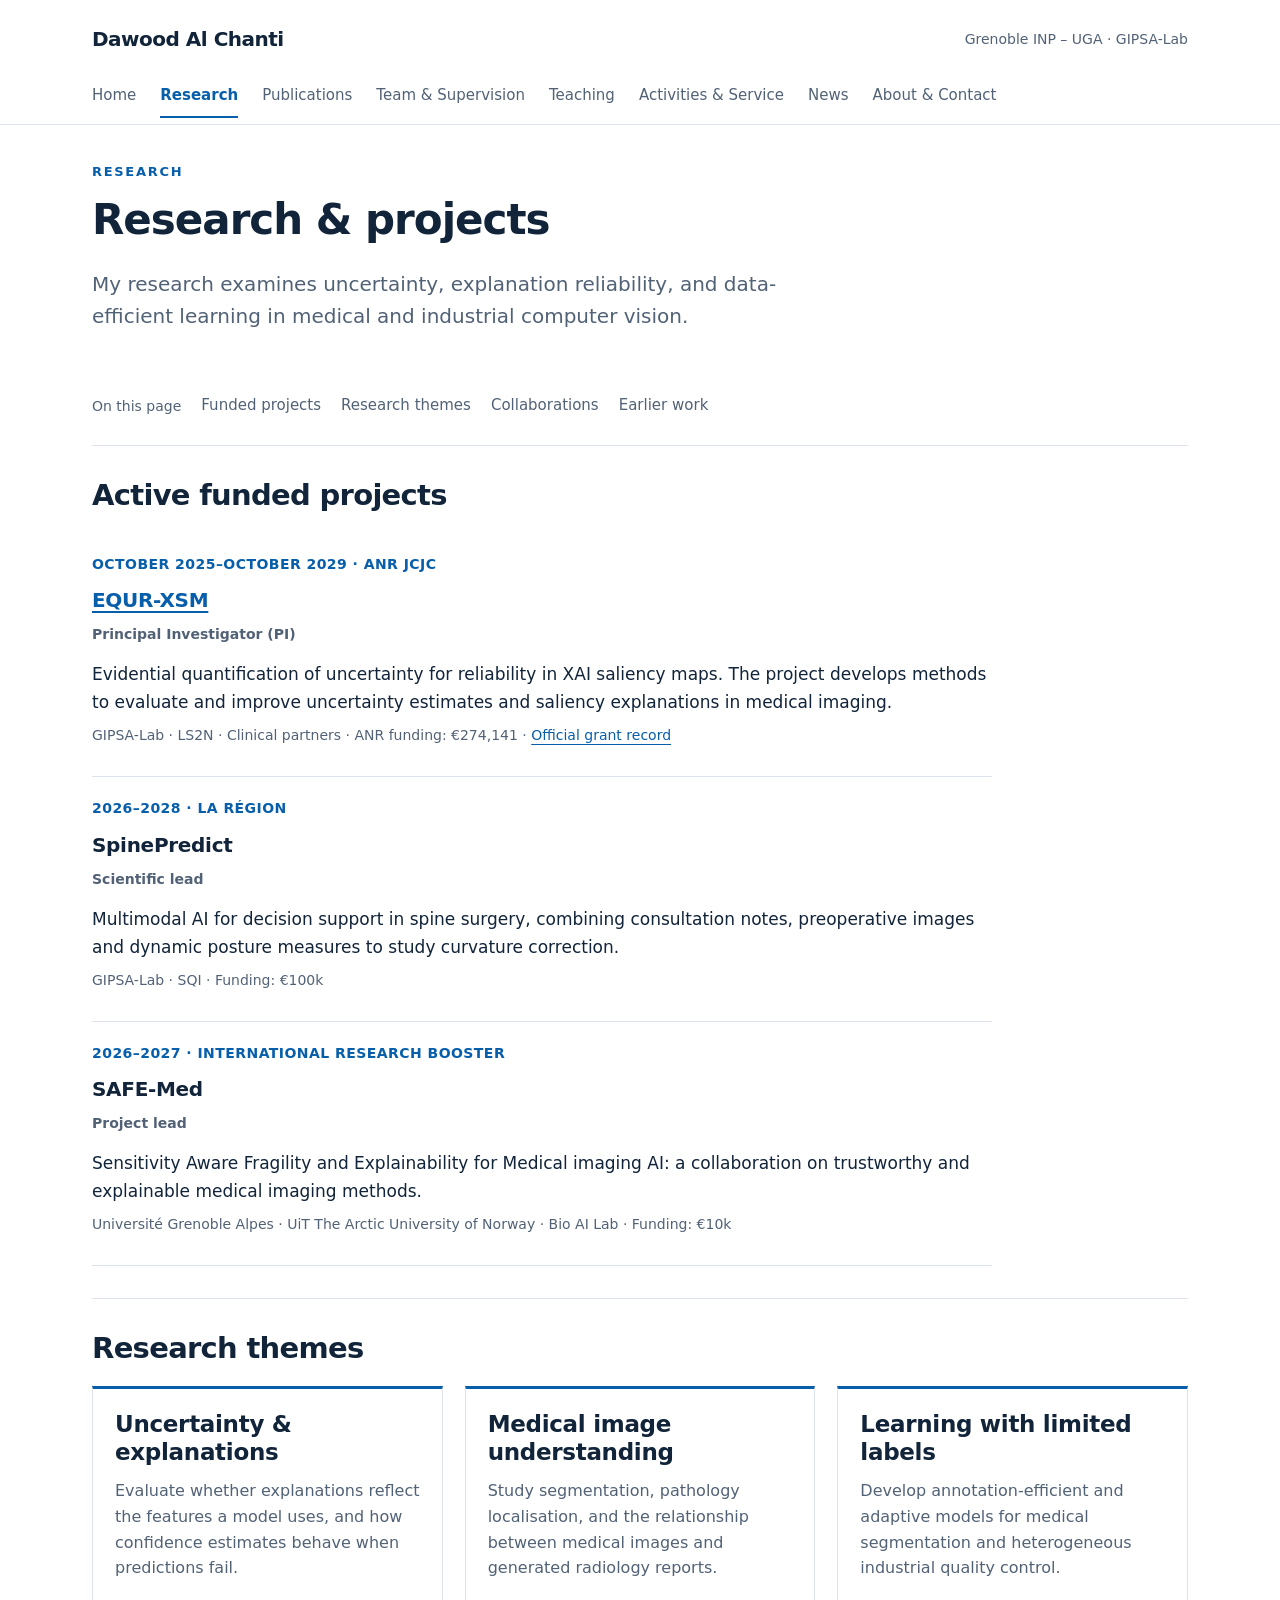
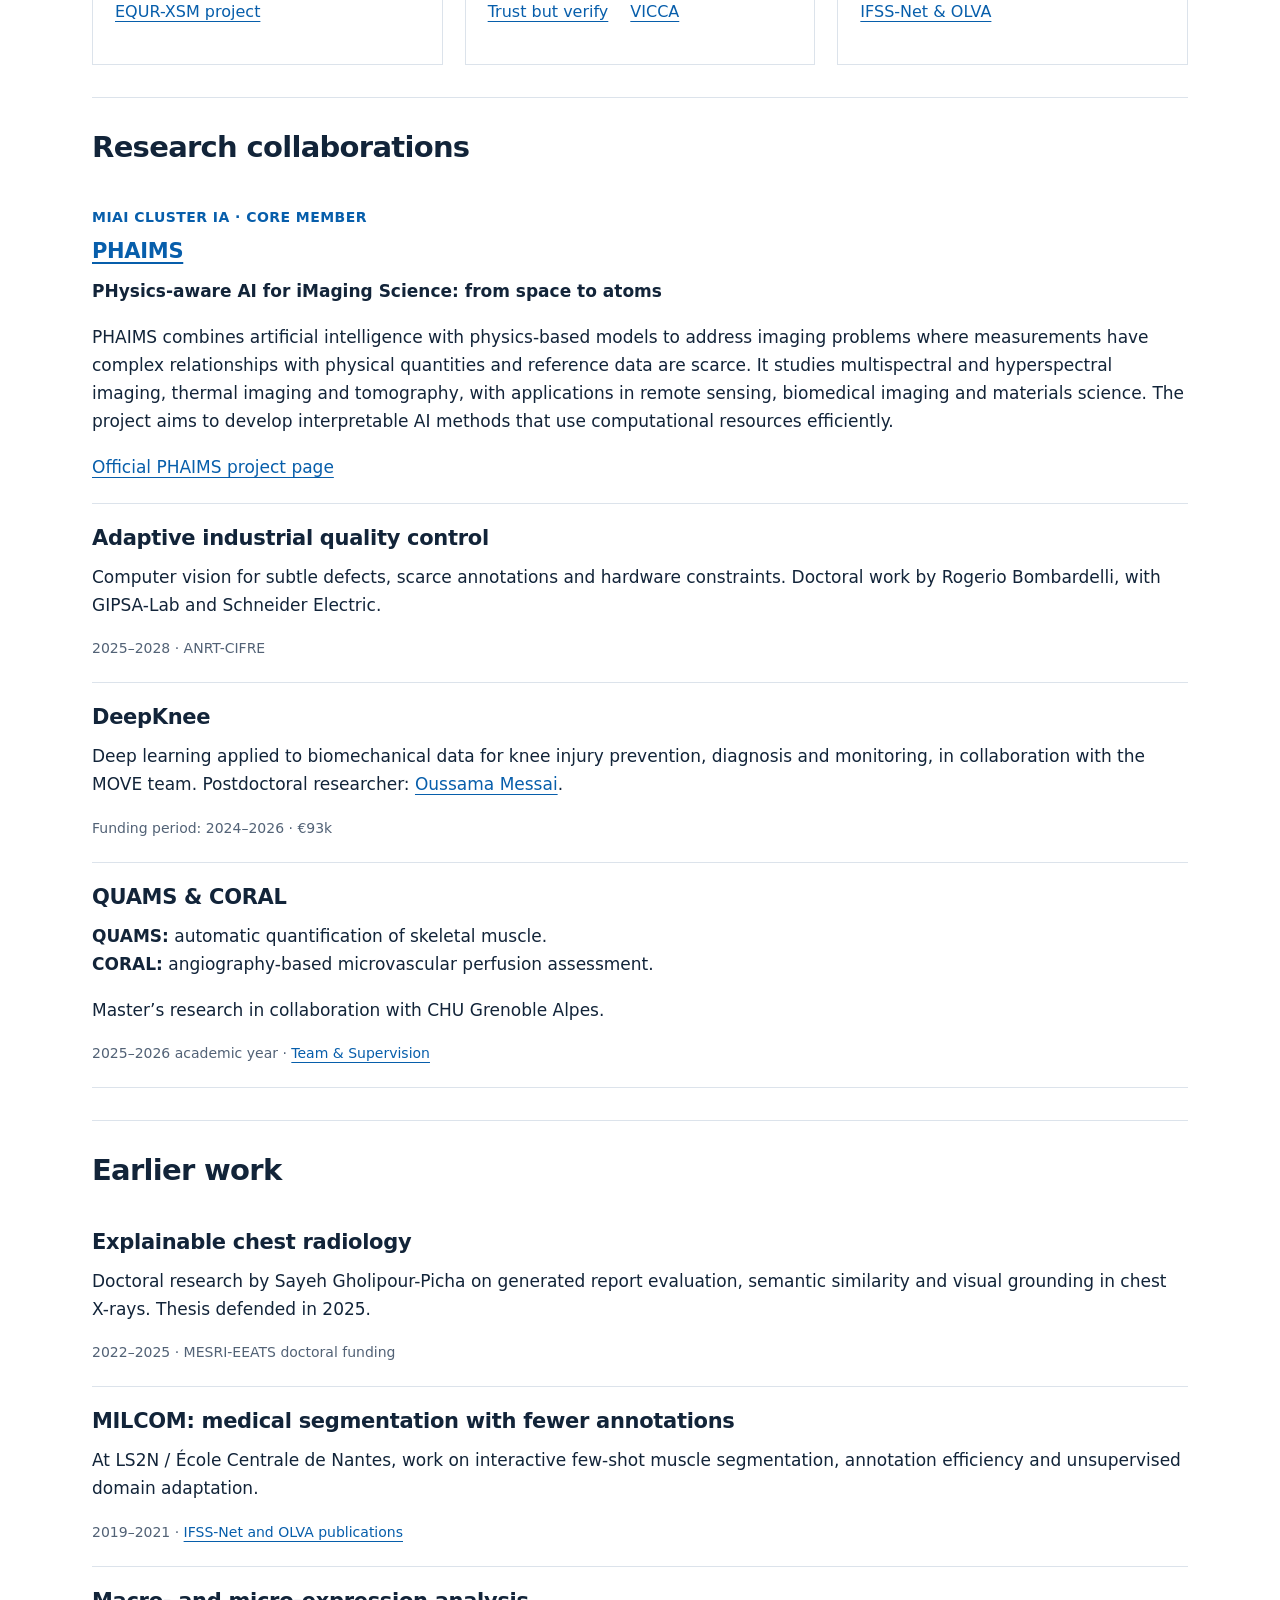
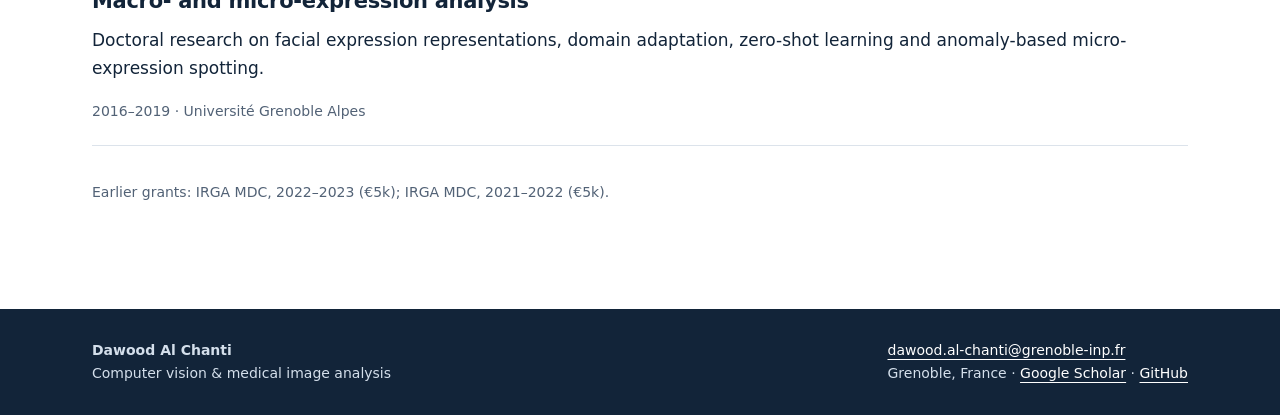
<file: research.html>
<!doctype html><html lang="en"><head><meta charset="utf-8"><meta name="viewport" content="width=device-width,initial-scale=1"><title>Research | Dawood Al Chanti</title><meta name="description" content="Current projects and earlier research in explainable AI, uncertainty, medical imaging and adaptive computer vision."><meta name="theme-color" content="#122439"><link rel="stylesheet" href="assets/style.css?v=20260910-3"><script type="application/ld+json">{"@context": "https://schema.org", "@type": "Person", "name": "Dawood Al Chanti", "jobTitle": "Associate Professor", "affiliation": {"@type": "Organization", "name": "Grenoble INP \u2013 Phelma / GIPSA-Lab"}, "sameAs": ["https://scholar.google.fr/citations?user=osXo54QAAAAJ&hl=en", "https://github.com/DawoodChanti"]}</script><link rel="canonical" href="https://dawoodchanti.github.io/research.html"></head><body><a class="skip" href="#main">Skip to content</a><header><div class="wrap mast"><a class="brand" href="index.html">Dawood Al Chanti</a><span class="affiliation">Grenoble INP – UGA · GIPSA-Lab</span></div><nav class="wrap main-nav" aria-label="Main navigation"><a href="index.html">Home</a><a href="research.html" aria-current="page">Research</a><a href="publications.html">Publications</a><a href="people.html">Team &amp; Supervision</a><a href="teaching.html">Teaching</a><a href="service.html">Activities &amp; Service</a><a href="news.html">News</a><a href="about.html">About & Contact</a></nav></header><main tabindex="-1" id="main" class="wrap"><div class="page-head"><p class="eyebrow">Research</p><h1>Research & projects</h1><p class="lead">My research examines uncertainty, explanation reliability, and data-efficient learning in medical and industrial computer vision.</p></div><nav class="page-nav" aria-label="On this page"><span>On this page</span><a href="#projects">Funded projects</a><a href="#themes">Research themes</a><a href="#collaborations">Collaborations</a><a href="#earlier">Earlier work</a></nav><section class="section" id="projects"><div class="section-head"><h2>Active funded projects</h2></div><article class="publication" id="equr-xsm"><span class="tag">October 2025–October 2029 · ANR JCJC</span><h3><a href="https://dawoodchanti.github.io/anr-jcjc-equr-xsm/index.html">EQUR-XSM</a></h3><span class="role-label">Principal Investigator (PI)</span><p>Evidential quantification of uncertainty for reliability in XAI saliency maps. The project develops methods to evaluate and improve uncertainty estimates and saliency explanations in medical imaging.</p><p class="meta">GIPSA-Lab · LS2N · Clinical partners · ANR funding: €274,141 · <a href="https://anr.fr/Project-ANR-25-CE45-1573">Official grant record</a></p></article><article class="publication" id="spinepredict"><span class="tag">2026–2028 · La Région</span><h3>SpinePredict</h3><span class="role-label">Scientific lead</span><p>Multimodal AI for decision support in spine surgery, combining consultation notes, preoperative images and dynamic posture measures to study curvature correction.</p><p class="meta">GIPSA-Lab · SQI · Funding: €100k</p></article><article class="publication" id="safe-med"><span class="tag">2026–2027 · International Research Booster</span><h3>SAFE-Med</h3><span class="role-label">Project lead</span><p>Sensitivity Aware Fragility and Explainability for Medical imaging AI: a collaboration on trustworthy and explainable medical imaging methods.</p><p class="meta">Université Grenoble Alpes · UiT The Arctic University of Norway · Bio AI Lab · Funding: €10k</p></article></section><section class="section" id="themes"><div class="section-head"><h2>Research themes</h2></div><div class="grid"><div class="card"><article><h3>Uncertainty & explanations</h3><p>Evaluate whether explanations reflect the features a model uses, and how confidence estimates behave when predictions fail.</p><p class="pub-links"><a href="https://dawoodchanti.github.io/anr-jcjc-equr-xsm/index.html">EQUR-XSM project</a></p></article></div><div class="card"><article><h3>Medical image understanding</h3><p>Study segmentation, pathology localisation, and the relationship between medical images and generated radiology reports.</p><p class="pub-links"><a href="publications.html#year-2026">Trust but verify</a><a href="publications.html#year-2025">VICCA</a></p></article></div><div class="card"><article><h3>Learning with limited labels</h3><p>Develop annotation-efficient and adaptive models for medical segmentation and heterogeneous industrial quality control.</p><p class="pub-links"><a href="publications.html#year-2021">IFSS-Net &amp; OLVA</a></p></article></div></div></section><section class="section" id="collaborations"><div class="section-head"><h2>Research collaborations</h2></div><div class="stack"><article id="phaims"><span class="tag">MIAI Cluster IA · Core member</span><h3><a href="https://miai-cluster.univ-grenoble-alpes.fr/chairs-/phaims-physics-aware-ai-for-imaging-science-from-space-to-atoms-1641665.kjsp?RH=1697728359000">PHAIMS</a></h3><p><strong>PHysics-aware AI for iMaging Science: from space to atoms</strong></p><p>PHAIMS combines artificial intelligence with physics-based models to address imaging problems where measurements have complex relationships with physical quantities and reference data are scarce. It studies multispectral and hyperspectral imaging, thermal imaging and tomography, with applications in remote sensing, biomedical imaging and materials science. The project aims to develop interpretable AI methods that use computational resources efficiently.</p><p><a href="https://miai-cluster.univ-grenoble-alpes.fr/chairs-/phaims-physics-aware-ai-for-imaging-science-from-space-to-atoms-1641665.kjsp?RH=1697728359000">Official PHAIMS project page</a></p></article><article><h3>Adaptive industrial quality control</h3><p>Computer vision for subtle defects, scarce annotations and hardware constraints. Doctoral work by Rogerio Bombardelli, with GIPSA-Lab and Schneider Electric.</p><p class="meta">2025–2028 · ANRT-CIFRE</p></article><article><h3>DeepKnee</h3><p>Deep learning applied to biomechanical data for knee injury prevention, diagnosis and monitoring, in collaboration with the MOVE team. Postdoctoral researcher: <a href="people.html#postdoctoral">Oussama Messai</a>.</p><p class="meta">Funding period: 2024–2026 · €93k</p></article><article><h3>QUAMS & CORAL</h3><p><strong>QUAMS:</strong> automatic quantification of skeletal muscle.<br><strong>CORAL:</strong> angiography-based microvascular perfusion assessment.</p><p>Master’s research in collaboration with CHU Grenoble Alpes.</p><p class="meta">2025–2026 academic year · <a href="people.html">Team &amp; Supervision</a></p></article></div></section><section class="section" id="earlier"><div class="section-head"><h2>Earlier work</h2></div><div class="stack"><article><h3>Explainable chest radiology</h3><p>Doctoral research by Sayeh Gholipour-Picha on generated report evaluation, semantic similarity and visual grounding in chest X-rays. Thesis defended in 2025.</p><p class="meta">2022–2025 · MESRI-EEATS doctoral funding</p></article><article><h3>MILCOM: medical segmentation with fewer annotations</h3><p>At LS2N / École Centrale de Nantes, work on interactive few-shot muscle segmentation, annotation efficiency and unsupervised domain adaptation.</p><p class="meta">2019–2021 · <a href="publications.html">IFSS-Net and OLVA publications</a></p></article><article><h3>Macro- and micro-expression analysis</h3><p>Doctoral research on facial expression representations, domain adaptation, zero-shot learning and anomaly-based micro-expression spotting.</p><p class="meta">2016–2019 · Université Grenoble Alpes</p></article></div><p class="meta archive-label">Earlier grants: IRGA MDC, 2022–2023 (€5k); IRGA MDC, 2021–2022 (€5k).</p></section></main><footer><div class="wrap footer-inner"><div><strong>Dawood Al Chanti</strong><br>Computer vision & medical image analysis</div><div><a href="mailto:dawood.al-chanti@grenoble-inp.fr">dawood.al-chanti@grenoble-inp.fr</a><br>Grenoble, France · <a href="https://scholar.google.fr/citations?user=osXo54QAAAAJ&amp;hl=en">Google Scholar</a> · <a href="https://github.com/DawoodChanti">GitHub</a></div></div></footer></body></html>
</file>
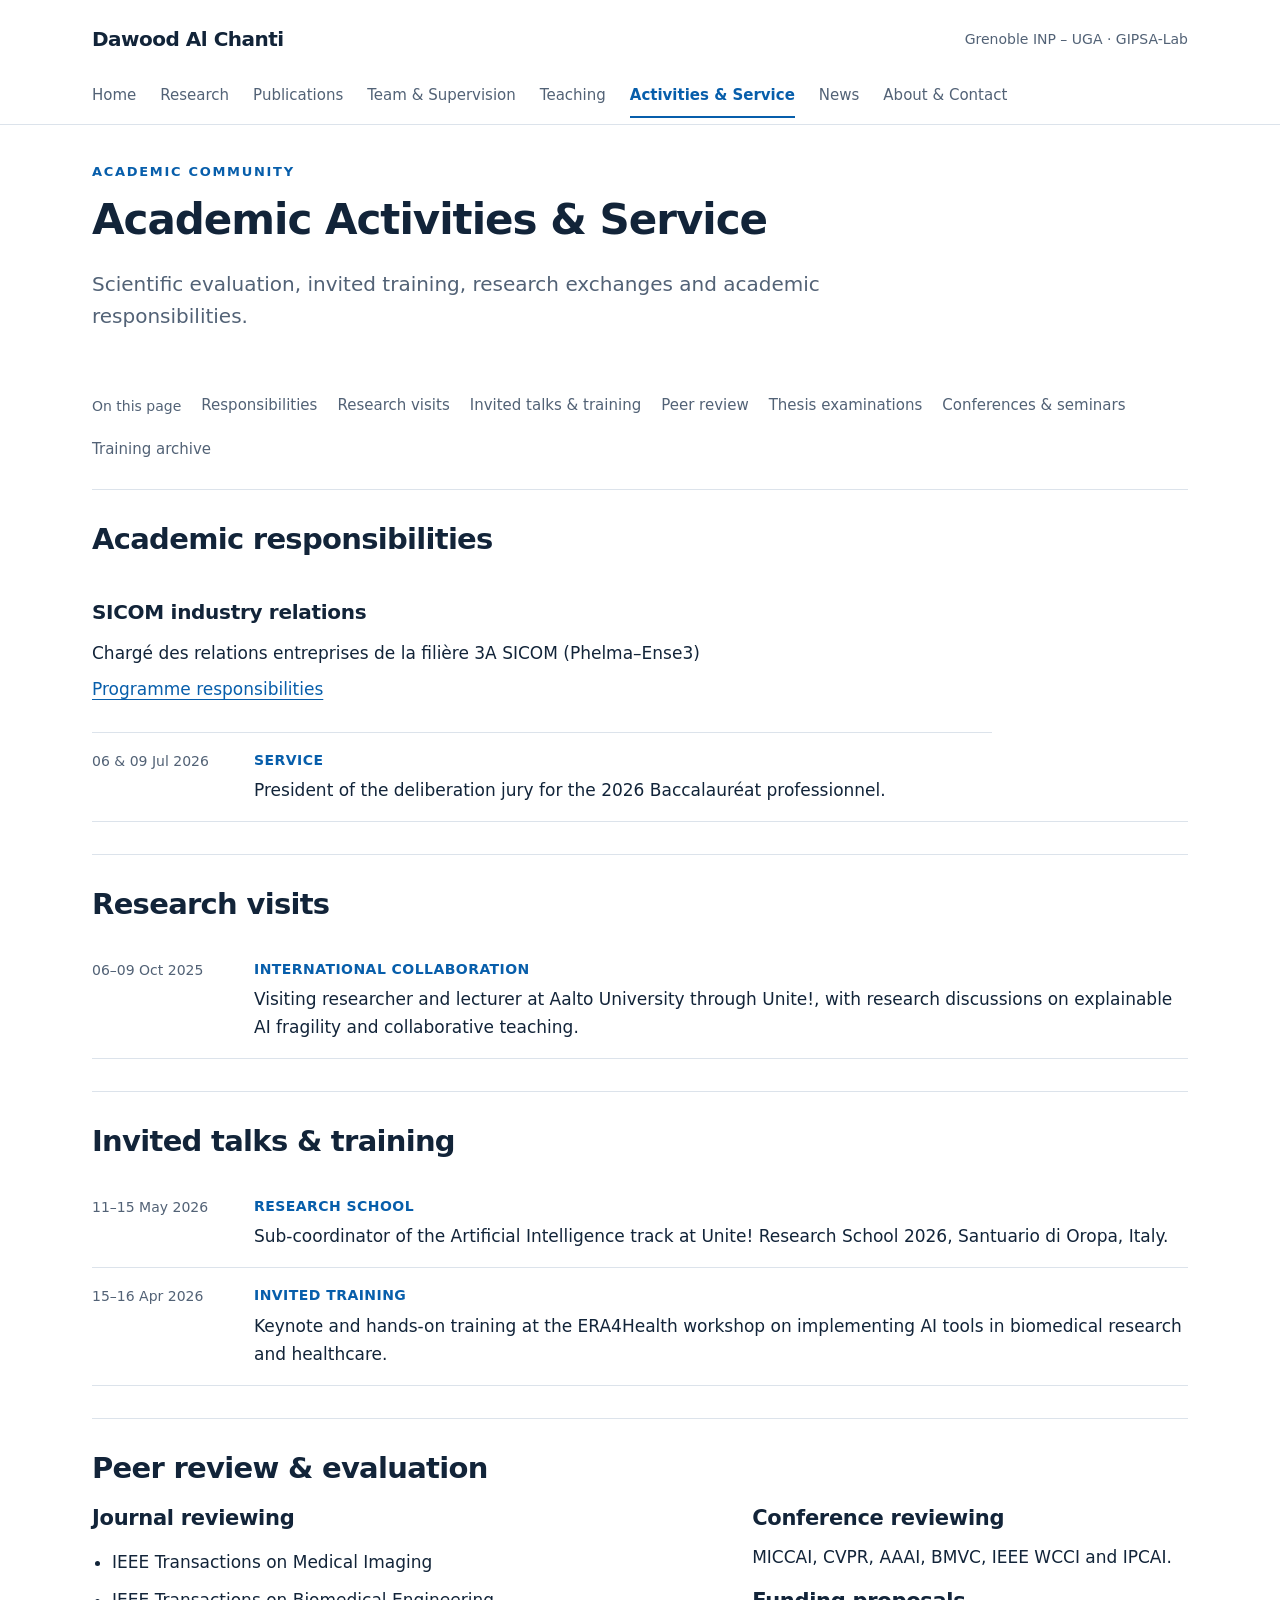
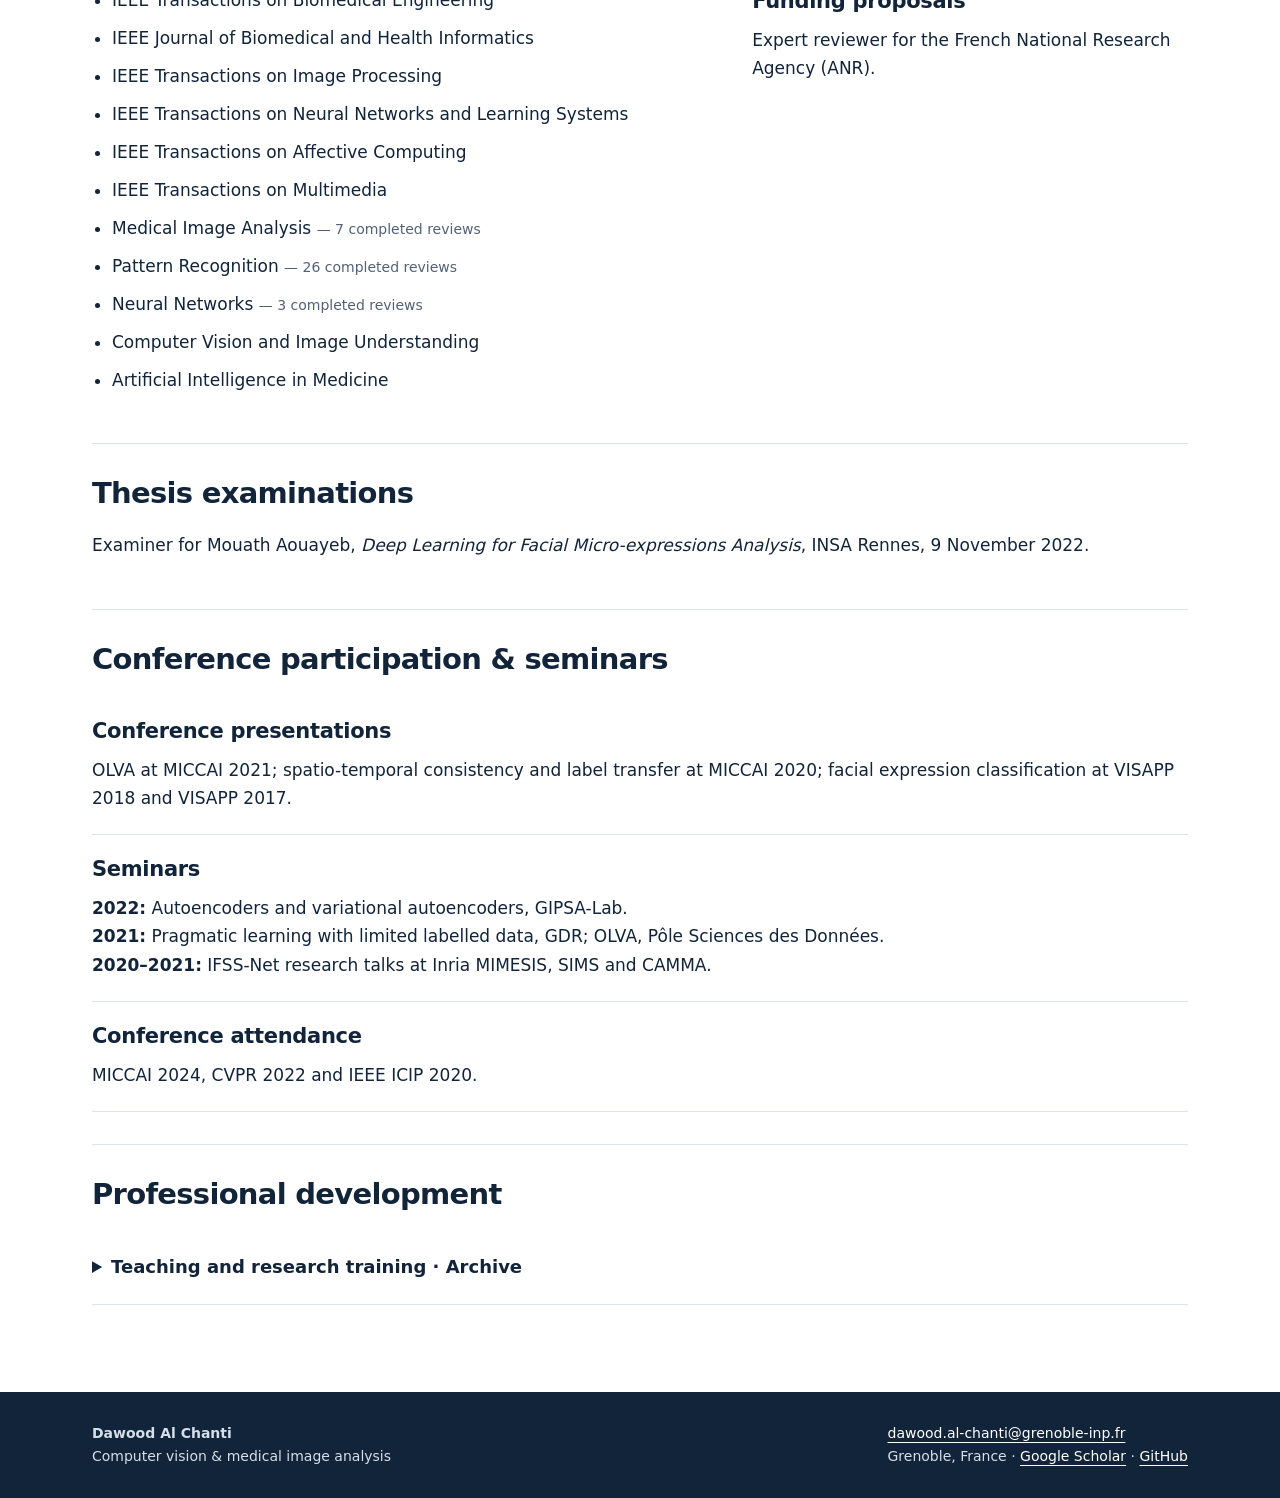
<file: service.html>
<!doctype html><html lang="en"><head><meta charset="utf-8"><meta name="viewport" content="width=device-width,initial-scale=1"><title>Academic Activities &amp; Service | Dawood Al Chanti</title><meta name="description" content="Academic service, reviewing, invited talks and teaching contributions by Dawood Al Chanti."><meta name="theme-color" content="#122439"><link rel="stylesheet" href="assets/style.css?v=20260910-3"><script type="application/ld+json">{"@context": "https://schema.org", "@type": "Person", "name": "Dawood Al Chanti", "jobTitle": "Associate Professor", "affiliation": {"@type": "Organization", "name": "Grenoble INP \u2013 Phelma / GIPSA-Lab"}, "sameAs": ["https://scholar.google.fr/citations?user=osXo54QAAAAJ&hl=en", "https://github.com/DawoodChanti"]}</script><link rel="canonical" href="https://dawoodchanti.github.io/service.html"></head><body><a class="skip" href="#main">Skip to content</a><header><div class="wrap mast"><a class="brand" href="index.html">Dawood Al Chanti</a><span class="affiliation">Grenoble INP – UGA · GIPSA-Lab</span></div><nav class="wrap main-nav" aria-label="Main navigation"><a href="index.html">Home</a><a href="research.html">Research</a><a href="publications.html">Publications</a><a href="people.html">Team &amp; Supervision</a><a href="teaching.html">Teaching</a><a href="service.html" aria-current="page">Activities &amp; Service</a><a href="news.html">News</a><a href="about.html">About & Contact</a></nav></header><main tabindex="-1" id="main" class="wrap"><div class="page-head"><p class="eyebrow">Academic community</p><h1>Academic Activities &amp; Service</h1><p class="lead">Scientific evaluation, invited training, research exchanges and academic responsibilities.</p></div><nav class="page-nav" aria-label="On this page"><span>On this page</span><a href="#recent">Responsibilities</a><a href="#visits">Research visits</a><a href="#invited">Invited talks &amp; training</a><a href="#reviewing">Peer review</a><a href="#thesis">Thesis examinations</a><a href="#earlier">Conferences &amp; seminars</a><a href="#training">Training archive</a></nav><section class="section" id="recent"><div class="section-head"><h2>Academic responsibilities</h2></div><article class="publication"><h3>SICOM industry relations</h3><p lang="fr">Chargé des relations entreprises de la filière 3A SICOM (Phelma–Ense3)</p><p><a href="teaching.html#responsibilities">Programme responsibilities</a></p></article><article class="news-row"><time datetime="2026-07-09">06 & 09 Jul 2026</time><div><span class="tag">Service</span><p>President of the deliberation jury for the 2026 Baccalauréat professionnel.</p></div></article></section><section class="section" id="visits"><div class="section-head"><h2>Research visits</h2></div><article class="news-row"><time datetime="2025-10-06">06–09 Oct 2025</time><div><span class="tag">International collaboration</span><p>Visiting researcher and lecturer at Aalto University through Unite!, with research discussions on explainable AI fragility and collaborative teaching.</p></div></article></section><section class="section" id="invited"><div class="section-head"><h2>Invited talks &amp; training</h2></div><article class="news-row"><time datetime="2026-05-11">11–15 May 2026</time><div><span class="tag">Research school</span><p>Sub-coordinator of the Artificial Intelligence track at Unite! Research School 2026, Santuario di Oropa, Italy.</p></div></article><article class="news-row"><time datetime="2026-04-15">15–16 Apr 2026</time><div><span class="tag">Invited training</span><p>Keynote and hands-on training at the ERA4Health workshop on implementing AI tools in biomedical research and healthcare.</p></div></article></section><section class="section" id="reviewing"><div class="section-head"><h2>Peer review & evaluation</h2></div><div class="two-col"><div><h3>Journal reviewing</h3><ul class="list-clean"><li>IEEE Transactions on Medical Imaging</li><li>IEEE Transactions on Biomedical Engineering</li><li>IEEE Journal of Biomedical and Health Informatics</li><li>IEEE Transactions on Image Processing</li><li>IEEE Transactions on Neural Networks and Learning Systems</li><li>IEEE Transactions on Affective Computing</li><li>IEEE Transactions on Multimedia</li><li>Medical Image Analysis <span class="meta">— 7 completed reviews</span></li><li>Pattern Recognition <span class="meta">— 26 completed reviews</span></li><li>Neural Networks <span class="meta">— 3 completed reviews</span></li><li>Computer Vision and Image Understanding</li><li>Artificial Intelligence in Medicine</li></ul></div><div><h3>Conference reviewing</h3><p>MICCAI, CVPR, AAAI, BMVC, IEEE WCCI and IPCAI.</p><h3>Funding proposals</h3><p>Expert reviewer for the French National Research Agency (ANR).</p></div></div></section><section class="section" id="thesis"><div class="section-head"><h2>Thesis examinations</h2></div><p>Examiner for Mouath Aouayeb, <em>Deep Learning for Facial Micro-expressions Analysis</em>, INSA Rennes, 9 November 2022.</p></section><section class="section" id="earlier"><div class="section-head"><h2>Conference participation &amp; seminars</h2></div><div class="stack"><article><h3>Conference presentations</h3><p>OLVA at MICCAI 2021; spatio-temporal consistency and label transfer at MICCAI 2020; facial expression classification at VISAPP 2018 and VISAPP 2017.</p></article><article><h3>Seminars</h3><p><strong>2022:</strong> Autoencoders and variational autoencoders, GIPSA-Lab.<br><strong>2021:</strong> Pragmatic learning with limited labelled data, GDR; OLVA, Pôle Sciences des Données.<br><strong>2020–2021:</strong> IFSS-Net research talks at Inria MIMESIS, SIMS and CAMMA.</p></article><article><h3>Conference attendance</h3><p>MICCAI 2024, CVPR 2022 and IEEE ICIP 2020.</p></article></div></section><section class="section" id="training"><div class="section-head"><h2>Professional development</h2></div><details><summary>Teaching and research training · Archive</summary><div><ul class="list-clean"><li>PerForm university pedagogy programme, Grenoble INP, 2021–2022.</li><li>Emotional Intelligence in Remote Teaching and Learning, Universidade de Lisboa, March 2022.</li><li>Teaching Science and Engineering, EPFL MOOC.</li><li>Company creation and consultancy training, ED EEATS, 2018.</li><li>DS3 Data Science Summer School, École Polytechnique / Université Paris-Saclay, September 2017; research poster presentation.</li></ul></div></details></section></main><footer><div class="wrap footer-inner"><div><strong>Dawood Al Chanti</strong><br>Computer vision & medical image analysis</div><div><a href="mailto:dawood.al-chanti@grenoble-inp.fr">dawood.al-chanti@grenoble-inp.fr</a><br>Grenoble, France · <a href="https://scholar.google.fr/citations?user=osXo54QAAAAJ&amp;hl=en">Google Scholar</a> · <a href="https://github.com/DawoodChanti">GitHub</a></div></div></footer></body></html>
</file>
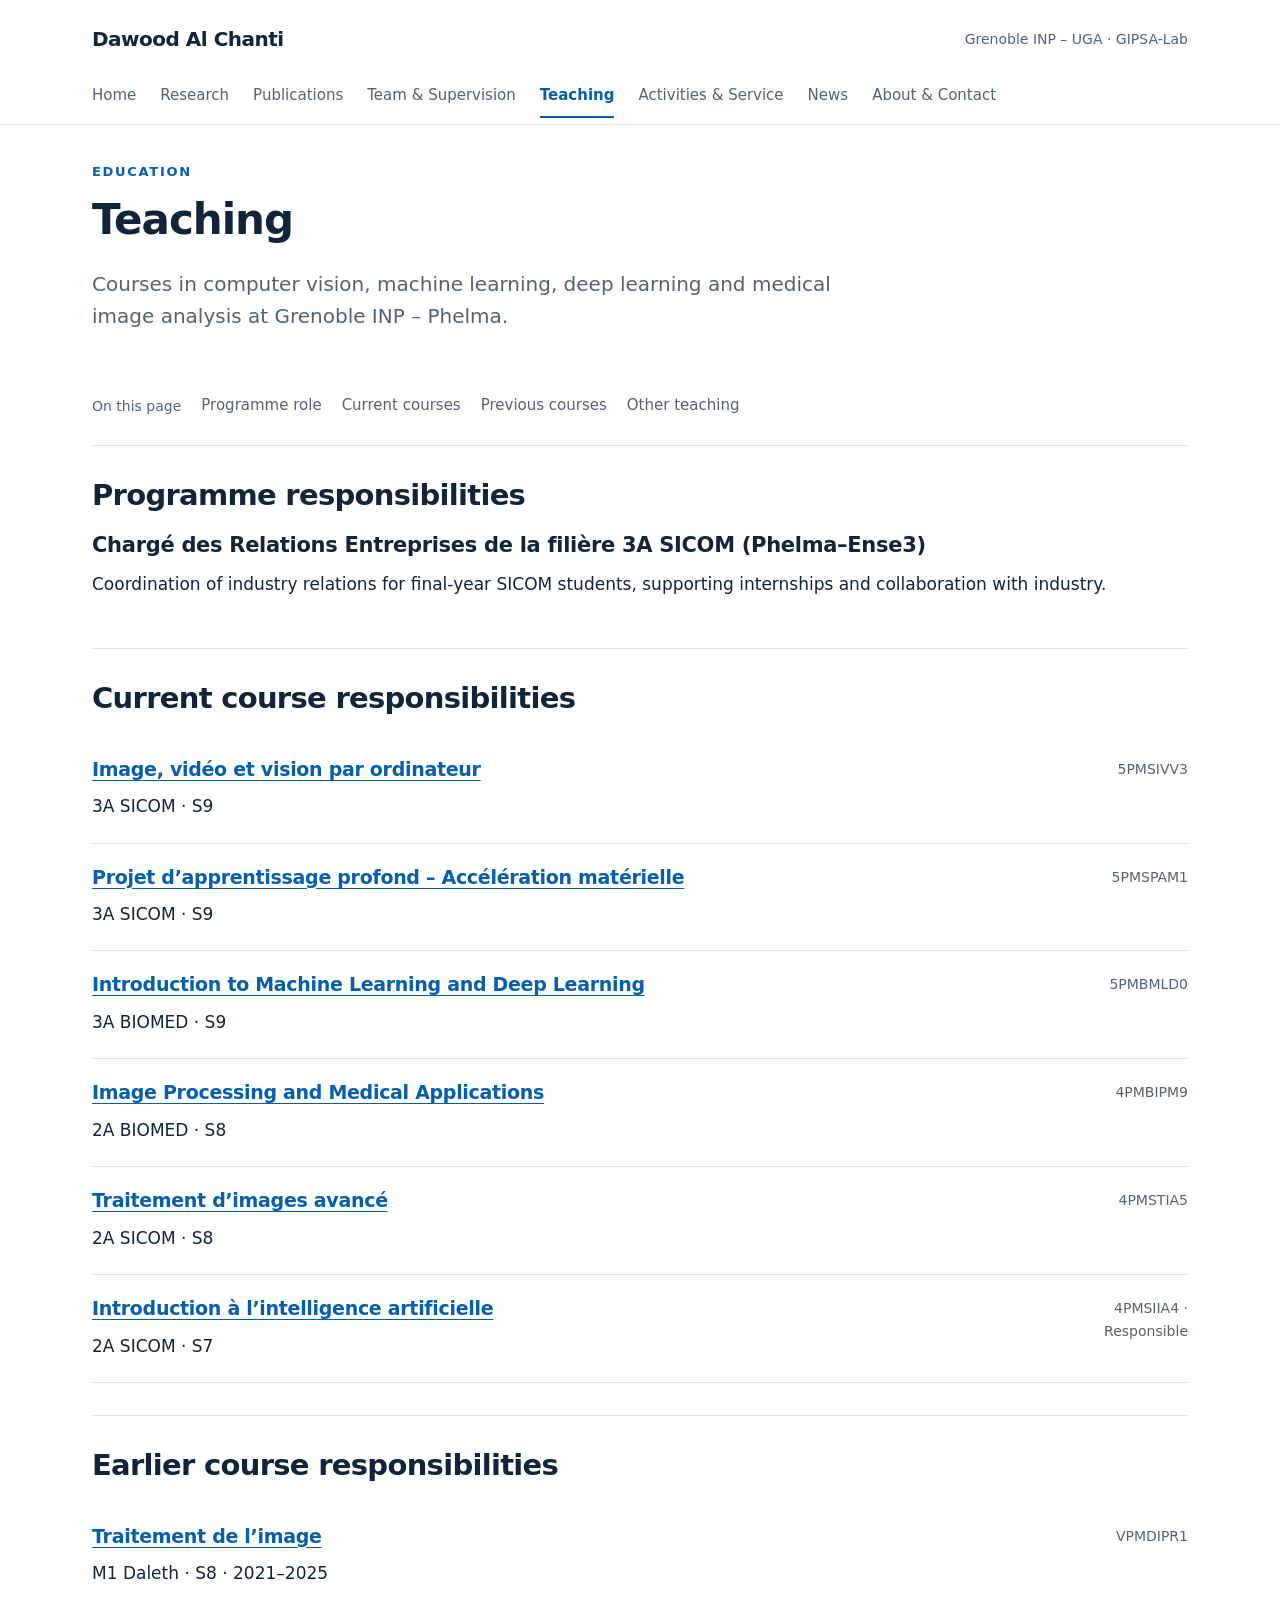
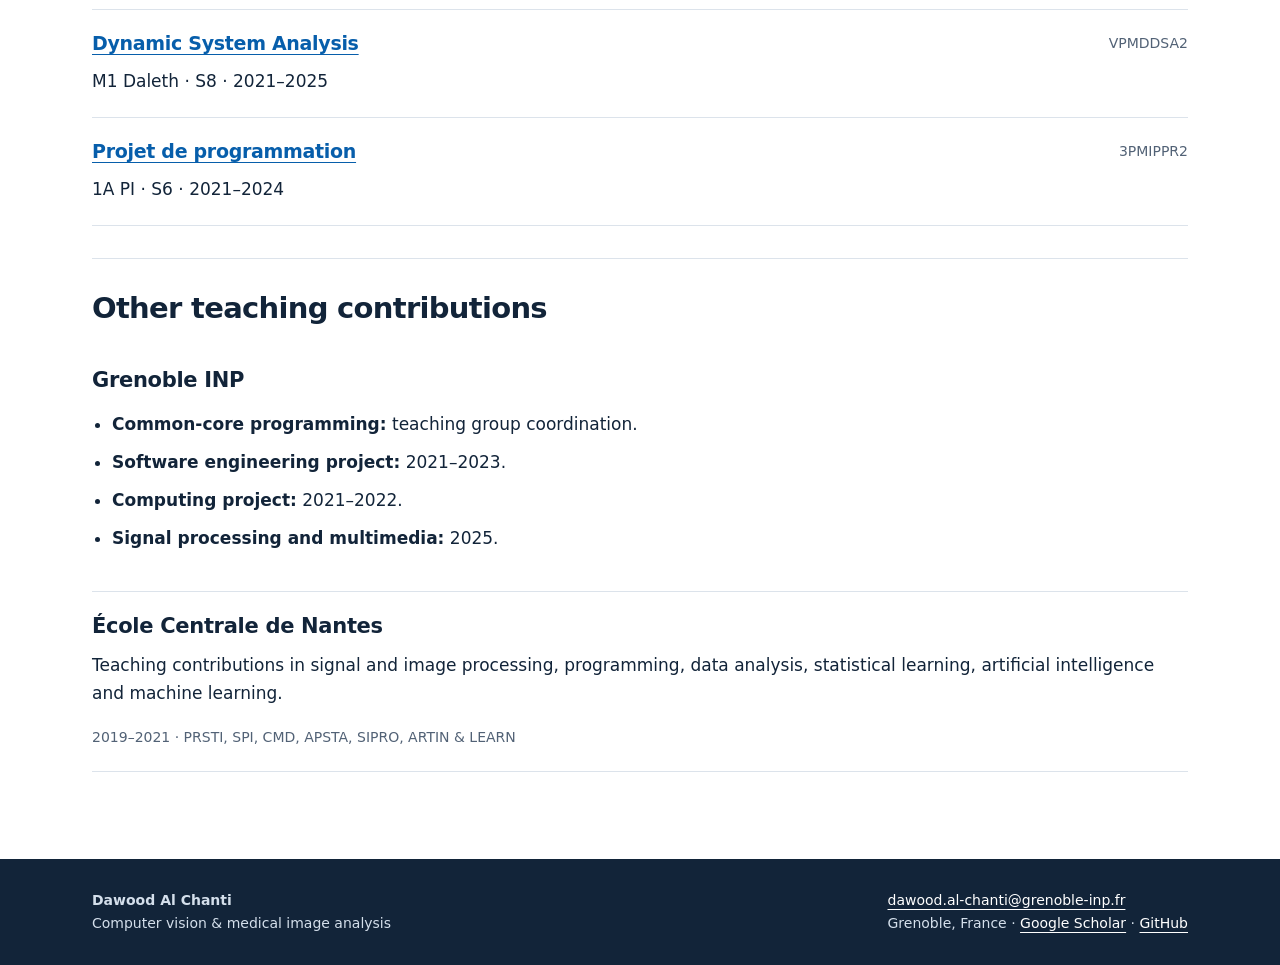
<file: teaching.html>
<!doctype html><html lang="en"><head><meta charset="utf-8"><meta name="viewport" content="width=device-width,initial-scale=1"><title>Teaching | Dawood Al Chanti</title><meta name="description" content="Current and previous courses taught by Dawood Al Chanti at Grenoble INP – Phelma and École Centrale de Nantes."><meta name="theme-color" content="#122439"><link rel="stylesheet" href="assets/style.css?v=20260910-3"><script type="application/ld+json">{"@context": "https://schema.org", "@type": "Person", "name": "Dawood Al Chanti", "jobTitle": "Associate Professor", "affiliation": {"@type": "Organization", "name": "Grenoble INP \u2013 Phelma / GIPSA-Lab"}, "sameAs": ["https://scholar.google.fr/citations?user=osXo54QAAAAJ&hl=en", "https://github.com/DawoodChanti"]}</script><link rel="canonical" href="https://dawoodchanti.github.io/teaching.html"></head><body><a class="skip" href="#main">Skip to content</a><header><div class="wrap mast"><a class="brand" href="index.html">Dawood Al Chanti</a><span class="affiliation">Grenoble INP – UGA · GIPSA-Lab</span></div><nav class="wrap main-nav" aria-label="Main navigation"><a href="index.html">Home</a><a href="research.html">Research</a><a href="publications.html">Publications</a><a href="people.html">Team &amp; Supervision</a><a href="teaching.html" aria-current="page">Teaching</a><a href="service.html">Activities &amp; Service</a><a href="news.html">News</a><a href="about.html">About & Contact</a></nav></header><main tabindex="-1" id="main" class="wrap"><div class="page-head"><p class="eyebrow">Education</p><h1>Teaching</h1><p class="lead">Courses in computer vision, machine learning, deep learning and medical image analysis at Grenoble INP – Phelma.</p></div><nav class="page-nav" aria-label="On this page"><span>On this page</span><a href="#responsibilities">Programme role</a><a href="#courses">Current courses</a><a href="#earlier">Previous courses</a><a href="#contributions">Other teaching</a></nav><section class="section" id="responsibilities"><div class="section-head"><h2>Programme responsibilities</h2></div><article><h3 lang="fr">Chargé des Relations Entreprises de la filière 3A SICOM (Phelma–Ense3)</h3><p>Coordination of industry relations for final-year SICOM students, supporting internships and collaboration with industry.</p></article></section><section class="section" id="courses"><div class="section-head"><h2>Current course responsibilities</h2></div><article class="course"><div><h3><a href="https://phelma.grenoble-inp.fr/fr/formation/image-videacute-o-et-vision-par-ordinateur-5pmsivv3">Image, vidéo et vision par ordinateur</a></h3><p>3A SICOM · S9</p></div><div class="meta">5PMSIVV3</div></article><article class="course"><div><h3><a href="https://phelma.grenoble-inp.fr/fr/formation/projet-acceacute-leacute-ration-mateacute-rielle-imagesicom-s9-5pmspam1">Projet d’apprentissage profond – Accélération matérielle</a></h3><p>3A SICOM · S9</p></div><div class="meta">5PMSPAM1</div></article><article class="course"><div><h3><a href="https://phelma.grenoble-inp.fr/en/studies/introduction-to-machine-learning-and-deep-learning-5pmbmld0">Introduction to Machine Learning and Deep Learning</a></h3><p>3A BIOMED · S9</p></div><div class="meta">5PMBMLD0</div></article><article class="course"><div><h3><a href="https://phelma.grenoble-inp.fr/en/studies/image-processing-and-medical-applications-4pmbipm9">Image Processing and Medical Applications</a></h3><p>2A BIOMED · S8</p></div><div class="meta">4PMBIPM9</div></article><article class="course"><div><h3><a href="https://phelma.grenoble-inp.fr/fr/formation/traitement-d-images-avanc-eacute-sicom-m1-s8-4pmstia5">Traitement d’images avancé</a></h3><p>2A SICOM · S8</p></div><div class="meta">4PMSTIA5</div></article><article class="course"><div><h3><a href="https://phelma.grenoble-inp.fr/fr/formation/introduction-agrave-lintelligence-artificielle-4pmsiia4">Introduction à l’intelligence artificielle</a></h3><p>2A SICOM · S7</p></div><div class="meta">4PMSIIA4 · Responsible</div></article></section><section class="section" id="earlier"><div class="section-head"><h2>Earlier course responsibilities</h2></div><article class="course"><div><h3><a href="https://phelma.grenoble-inp.fr/en/studies/image-processing-vpmdipr1">Traitement de l’image</a></h3><p>M1 Daleth · S8 · 2021–2025</p></div><div class="meta">VPMDIPR1</div></article><article class="course"><div><h3><a href="https://phelma.grenoble-inp.fr/en/studies/dynamic-systems-analysis-vpmddsa2">Dynamic System Analysis</a></h3><p>M1 Daleth · S8 · 2021–2025</p></div><div class="meta">VPMDDSA2</div></article><article class="course"><div><h3><a href="https://phelma.grenoble-inp.fr/en/studies/programming-project-3pmippr2">Projet de programmation</a></h3><p>1A PI · S6 · 2021–2024</p></div><div class="meta">3PMIPPR2</div></article></section><section class="section" id="contributions"><div class="section-head"><h2>Other teaching contributions</h2></div><div class="stack"><article><h3>Grenoble INP</h3><ul class="list-clean"><li><strong>Common-core programming:</strong> teaching group coordination.</li><li><strong>Software engineering project:</strong> 2021–2023.</li><li><strong>Computing project:</strong> 2021–2022.</li><li><strong>Signal processing and multimedia:</strong> 2025.</li></ul></article><article><h3>École Centrale de Nantes</h3><p>Teaching contributions in signal and image processing, programming, data analysis, statistical learning, artificial intelligence and machine learning.</p><p class="meta">2019–2021 · PRSTI, SPI, CMD, APSTA, SIPRO, ARTIN & LEARN</p></article></div></section></main><footer><div class="wrap footer-inner"><div><strong>Dawood Al Chanti</strong><br>Computer vision & medical image analysis</div><div><a href="mailto:dawood.al-chanti@grenoble-inp.fr">dawood.al-chanti@grenoble-inp.fr</a><br>Grenoble, France · <a href="https://scholar.google.fr/citations?user=osXo54QAAAAJ&amp;hl=en">Google Scholar</a> · <a href="https://github.com/DawoodChanti">GitHub</a></div></div></footer></body></html>
</file>
<file: assets/style.css>
:root{--ink:#122439;--muted:#526276;--accent:#075eab;--line:#dce3eb;--paper:#fff;--wash:#f3f6fa}*{box-sizing:border-box}html{scroll-behavior:smooth}body{margin:0;background:var(--paper);color:var(--ink);font:17px/1.65 system-ui,-apple-system,BlinkMacSystemFont,'Segoe UI',sans-serif}a{color:var(--accent);text-underline-offset:4px}a:hover{color:#003968}a:focus-visible,summary:focus-visible{outline:3px solid #e7a72c;outline-offset:5px}.skip{position:absolute;left:1rem;top:-100px;background:#fff;padding:1rem;z-index:20}.skip:focus{top:0}.wrap{max-width:1160px;margin:auto;padding:0 32px}header{border-bottom:1px solid var(--line)}.mast{padding-top:23px;padding-bottom:18px;display:flex;align-items:center;justify-content:space-between;gap:20px}.brand{color:var(--ink);text-decoration:none;font-size:20px;font-weight:750;letter-spacing:-.5px}.affiliation{font-size:14px;color:var(--muted)}nav{display:flex;flex-wrap:wrap;gap:4px 25px;padding-bottom:14px}nav a{font-size:15px;color:var(--muted);text-decoration:none;padding:6px 0;border-bottom:2px solid transparent}nav a[aria-current=page]{color:var(--accent);border-color:var(--accent);font-weight:650}main{min-height:70vh}.hero{padding:62px 0 50px;display:grid;grid-template-columns:1fr 220px;gap:60px;align-items:center}.eyebrow{font-size:13px;letter-spacing:1.7px;text-transform:uppercase;color:var(--accent);font-weight:750;margin:0 0 13px}h1,h2,h3{line-height:1.2}h1{font-size:clamp(36px,5vw,58px);letter-spacing:-2px;margin:0 0 22px;font-weight:650}h2{font-size:29px;letter-spacing:-.7px;margin:0 0 24px}h3{font-size:21px;letter-spacing:-.3px;margin:0 0 12px}p{margin:0 0 18px}.lead{font-size:20px;line-height:1.6;max-width:760px;color:var(--muted)}.portrait{width:210px;height:250px;object-fit:cover;object-position:center;border-radius:3px;background:var(--wash)}.links{display:flex;flex-wrap:wrap;gap:12px 25px;margin-top:25px}.links a{font-size:15px;font-weight:650}.section{padding:40px 0;border-top:1px solid var(--line)}.section-head{display:flex;justify-content:space-between;align-items:baseline;gap:24px}.section-head>a{font-size:15px;white-space:nowrap}.grid{display:grid;grid-template-columns:repeat(3,minmax(0,1fr));gap:22px}.card{border:1px solid var(--line);border-top:3px solid var(--accent);padding:25px;background:var(--paper)}.card p{color:var(--muted);font-size:16px}.meta{color:var(--muted);font-size:14px}.tag{font-size:12px;text-transform:uppercase;letter-spacing:.7px;color:var(--accent);font-weight:700;display:block;margin-bottom:12px}.news-row{display:grid;grid-template-columns:140px 1fr;gap:25px;padding:20px 0;border-bottom:1px solid var(--line)}.news-row time{font-size:14px;color:var(--muted)}.news-row p{margin:0}.page-head{padding:50px 0 32px;max-width:830px}.page-head h1{font-size:46px}.publication{padding:23px 0;border-bottom:1px solid var(--line);max-width:900px}.publication h3{font-size:20px;line-height:1.4}.publication p{margin:8px 0}.pub-links{display:flex;gap:22px;font-size:14px}.two-col{display:grid;grid-template-columns:1.4fr 1fr;gap:50px}.stack article{padding:22px 0;border-bottom:1px solid var(--line)}.stack article p:last-child{margin:0}.list-clean{padding-left:20px}.list-clean li{margin:10px 0}details{border-bottom:1px solid var(--line);padding:19px 0}summary{cursor:pointer;font-size:20px;font-weight:650}details>div{padding-top:20px}.note{padding:18px 22px;background:var(--wash);border-left:3px solid var(--accent);font-size:15px}.course{display:grid;grid-template-columns:1fr 160px;gap:24px;border-bottom:1px solid var(--line);padding:22px 0}.course h3{font-size:19px}.course p{margin:0}.course .meta{text-align:right}.soft{background:var(--wash)}footer{margin-top:55px;padding:30px 0;background:var(--ink);color:#d4dfeb;font-size:14px}footer a{color:#fff}.footer-inner{display:flex;justify-content:space-between;gap:25px}.archive-label{margin-top:35px;color:var(--muted)}@media(max-width:760px){.wrap{padding:0 21px}.mast{align-items:flex-start;flex-direction:column;gap:2px;padding-top:18px}.hero{padding-top:35px;grid-template-columns:1fr;gap:22px}.hero .portrait{width:120px;height:145px;grid-row:1}.grid,.two-col{grid-template-columns:1fr}.hero h1{letter-spacing:-1.2px}.page-head h1{font-size:37px}.section-head{align-items:flex-start}.news-row{grid-template-columns:1fr;gap:5px}.course{grid-template-columns:1fr;gap:8px}.course .meta{text-align:left}.footer-inner{flex-direction:column}nav{gap:2px 18px}h2{font-size:26px}}@media(prefers-reduced-motion:reduce){html{scroll-behavior:auto}}@media print{nav,.skip,footer{display:none}body{font-size:11pt}.hero{padding:20px 0}a{color:inherit}.card{break-inside:avoid}}

/* Readability and content hierarchy review, September 2026. */
.hero{padding:36px 0 32px;gap:42px;grid-template-columns:minmax(0,1fr) 195px}
.hero h1{font-size:clamp(32px,3.6vw,46px);letter-spacing:-1.25px;line-height:1.13;margin-bottom:18px}
.hero .lead{font-size:19px;max-width:735px}.hero-affiliation{font-size:15px;color:var(--muted)}
.portrait{width:190px;height:210px;object-fit:cover}.hero .links{margin-top:18px}
.page-head{padding:36px 0 25px}.page-head h1{font-size:clamp(32px,4vw,42px);letter-spacing:-1px}
.section{padding:32px 0}.section-head{flex-wrap:wrap;gap:8px 20px}.section-head h2{margin-bottom:20px}
.main-nav a{min-height:44px;display:inline-flex;align-items:center}.main-nav{gap:0 24px;padding-bottom:6px}
.tag{font-size:14px;letter-spacing:.45px;line-height:1.45}.role-label{display:block;font-size:14px;color:var(--muted);font-weight:600;margin:-4px 0 14px}
.card{padding:22px}.card h3{font-size:23px}.card p{line-height:1.6}.card .meta{font-size:14px}
.highlights{display:grid;grid-template-columns:repeat(3,minmax(0,1fr));gap:26px}
.highlights article{padding:4px 0 4px 18px;border-left:3px solid var(--line)}.highlights h3{font-size:19px;line-height:1.3}
.highlights p{font-size:16px;color:var(--muted)}.highlights a{font-size:15px;font-weight:650}.highlights .recognition{border-color:#9a6200}.recognition .tag{color:#805000}
.pub-meta{display:block;font-size:14px;line-height:1.6;color:var(--muted);margin-bottom:10px}
.award-label,.status-label{display:inline-block;background:#eef4fb;color:#174f85;font-size:14px;line-height:1.5;padding:4px 9px;margin-bottom:12px}
.award-label{background:#fff4dd;color:#704700}.publication h3{font-size:20px;line-height:1.45}.publication{padding:21px 0}
.page-nav{display:flex;flex-wrap:wrap;gap:4px 20px;padding:12px 0 18px;align-items:center}
.page-nav span{font-size:14px;color:var(--muted)}.page-nav a{font-size:15px;min-height:40px;display:inline-flex;align-items:center}
.page-nav a:hover,.page-nav a:focus{border-bottom-color:var(--accent)}
.news-row{padding:17px 0;gap:22px}.news-row .tag{margin-bottom:6px}.news-row p{line-height:1.65}
section[id],article[id]{scroll-margin-top:24px}main:focus{outline:none}
.summary,summary{min-height:44px}details{padding:14px 0}summary{font-size:18px;padding:6px 0}
p,a,h1,h2,h3,li{overflow-wrap:break-word}.grid>*,.two-col>*,.hero>*,.highlights>*{min-width:0}
@media(max-width:850px){.highlights{grid-template-columns:1fr;gap:20px}.grid{gap:14px}.card{padding:17px}}
@media(max-width:760px){.hero{grid-template-columns:1fr 110px;gap:20px;padding-top:28px}.hero .portrait{width:110px;height:125px;grid-row:auto;align-self:start}.hero h1{font-size:32px}.hero .lead{font-size:18px}.grid,.two-col{grid-template-columns:1fr}.main-nav{gap:0 18px}.main-nav a{font-size:15px}.page-head{padding-top:28px}.section{padding:27px 0}.section-head>a{white-space:normal}.news-row{grid-template-columns:1fr;gap:5px}.card .tag{font-size:14px}.course{gap:8px}.portrait{width:150px;height:165px}.footer-inner a{overflow-wrap:anywhere}}
@media(max-width:450px){.hero{grid-template-columns:1fr}.hero .portrait{grid-row:1;width:95px;height:105px}.wrap{padding-left:18px;padding-right:18px}.hero h1{font-size:32px}.main-nav{gap:0 16px}.main-nav a{font-size:14px}.page-nav{gap:0 16px}.section-head h2{margin-bottom:14px}h2{font-size:25px}}

/* Consistent project alignment and compact academic activity headings. */
.card>.tag{min-height:2.9em}.pub-links{flex-wrap:wrap}.news-row h3{font-size:18px;line-height:1.4;margin:0 0 8px}.contribution{color:var(--muted);font-size:16px}.highlights [lang=fr]{font-size:15px;line-height:1.5} @media(max-width:760px){.card>.tag{min-height:0}}
</file>
